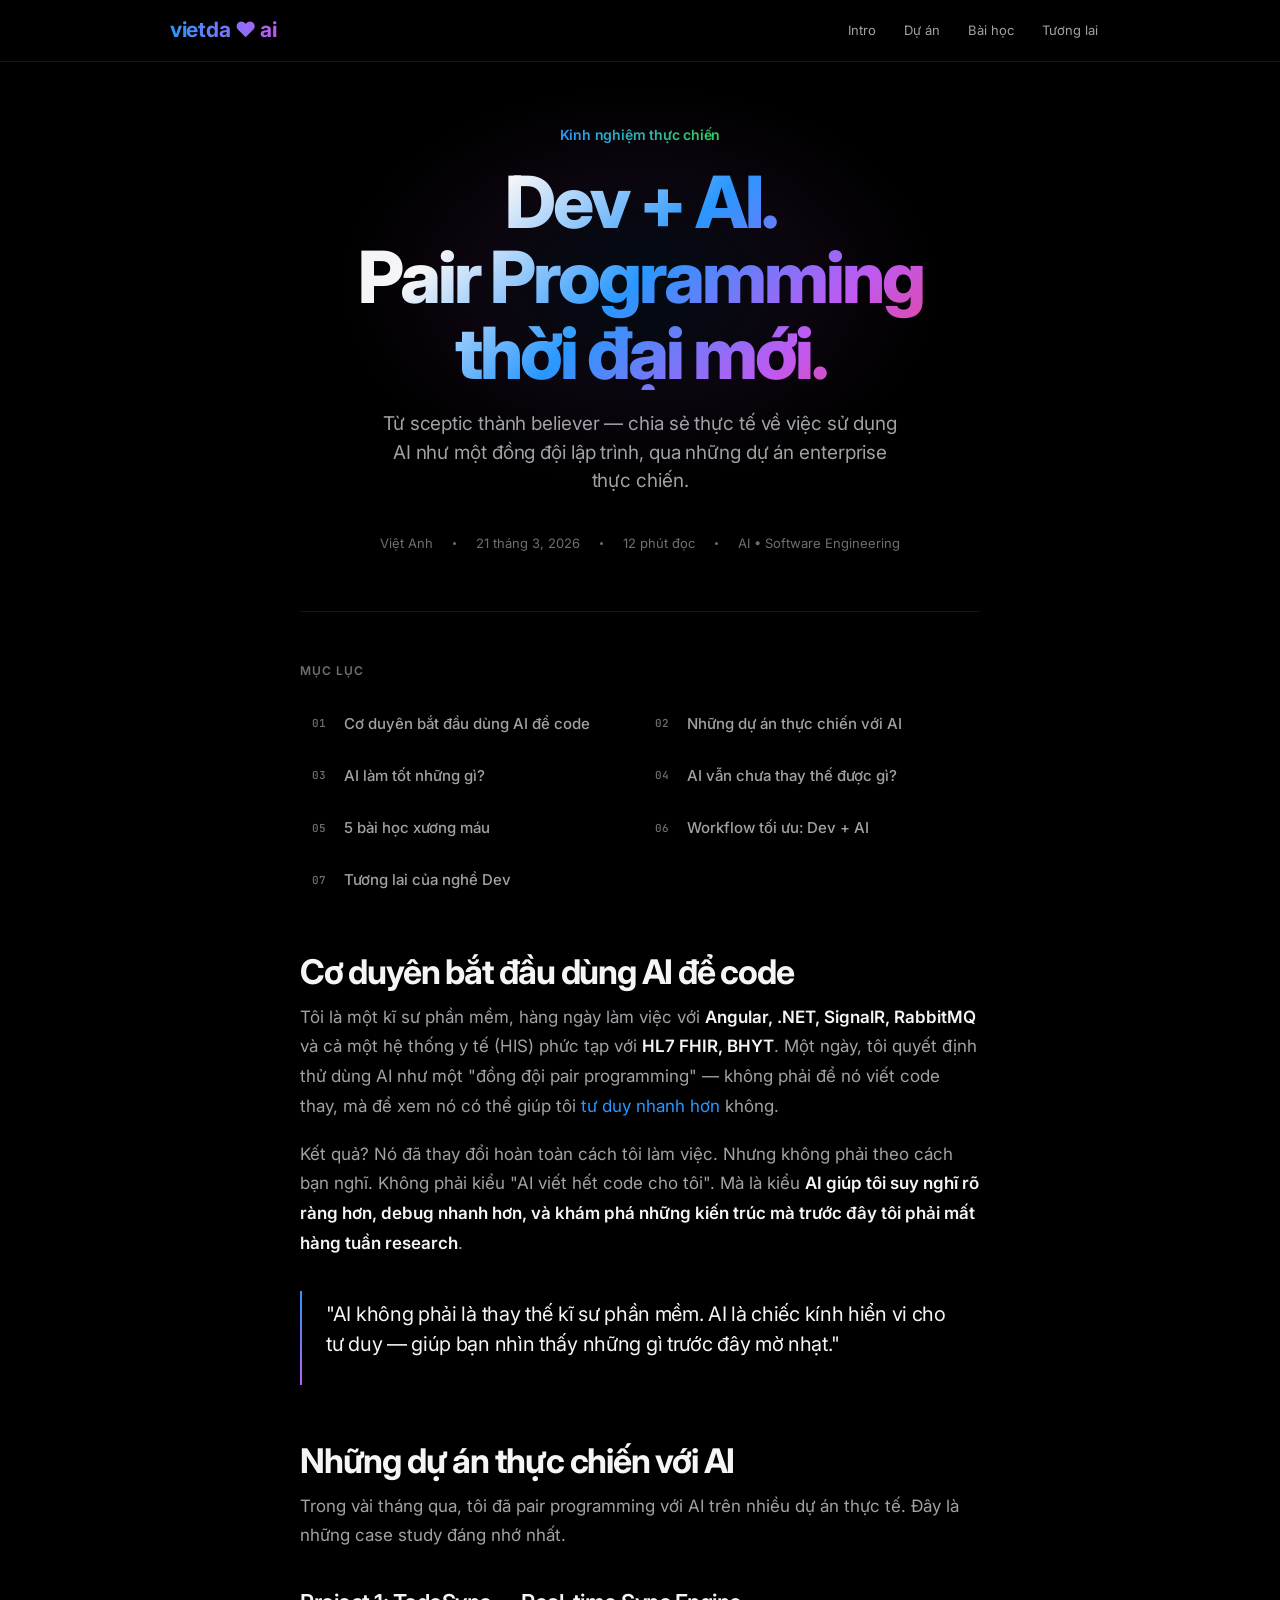
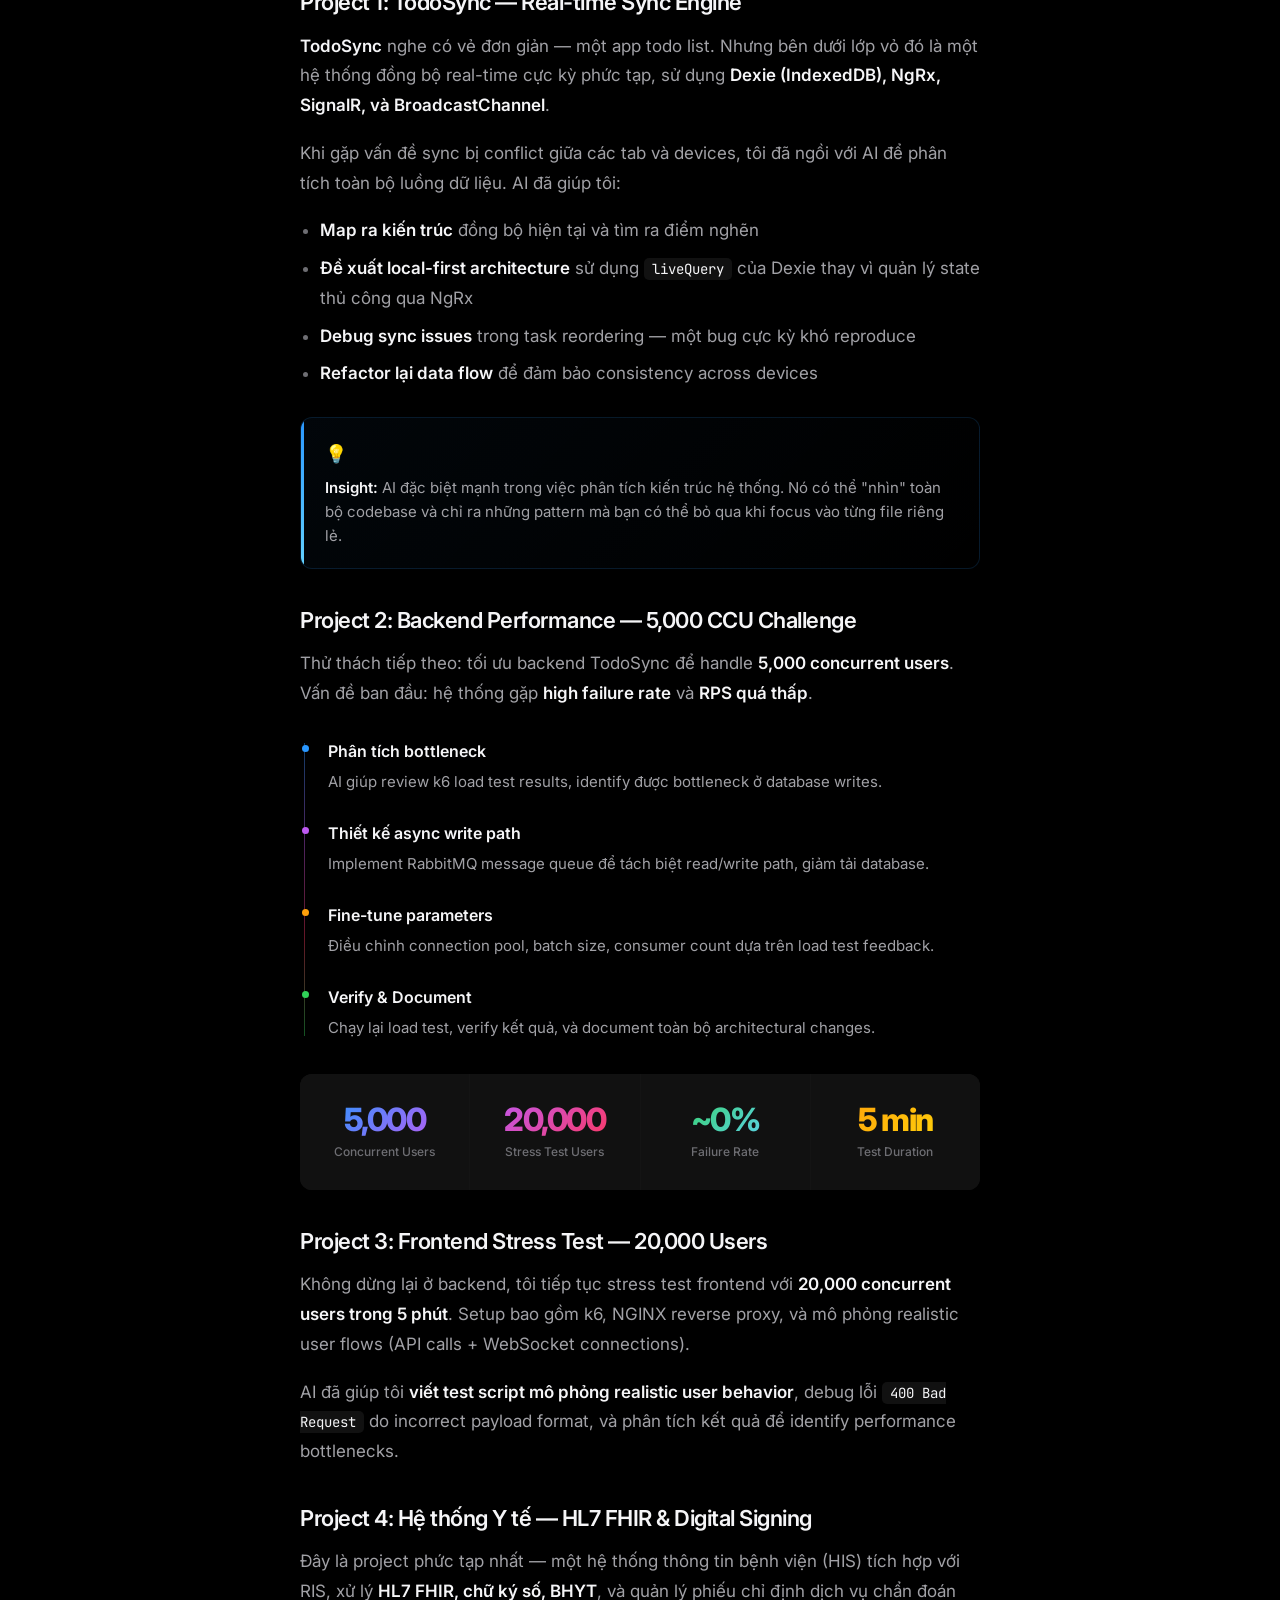
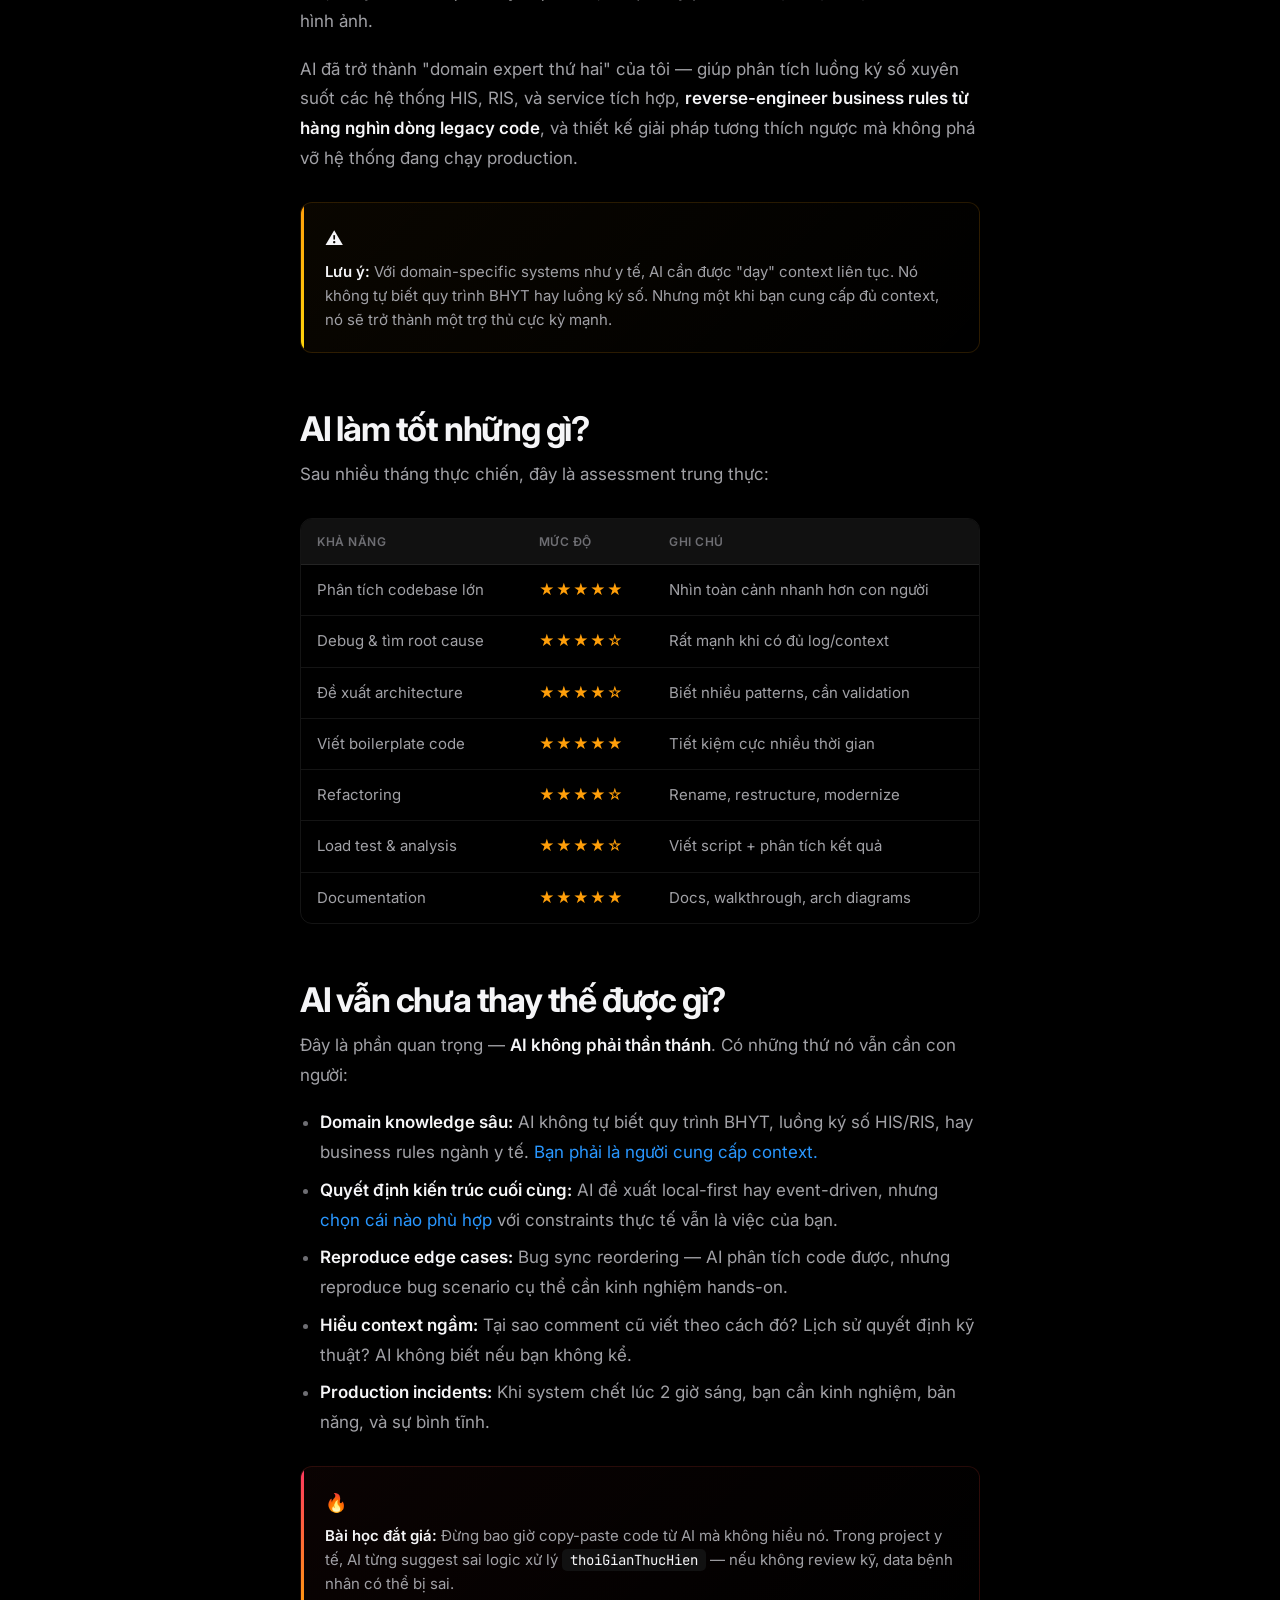
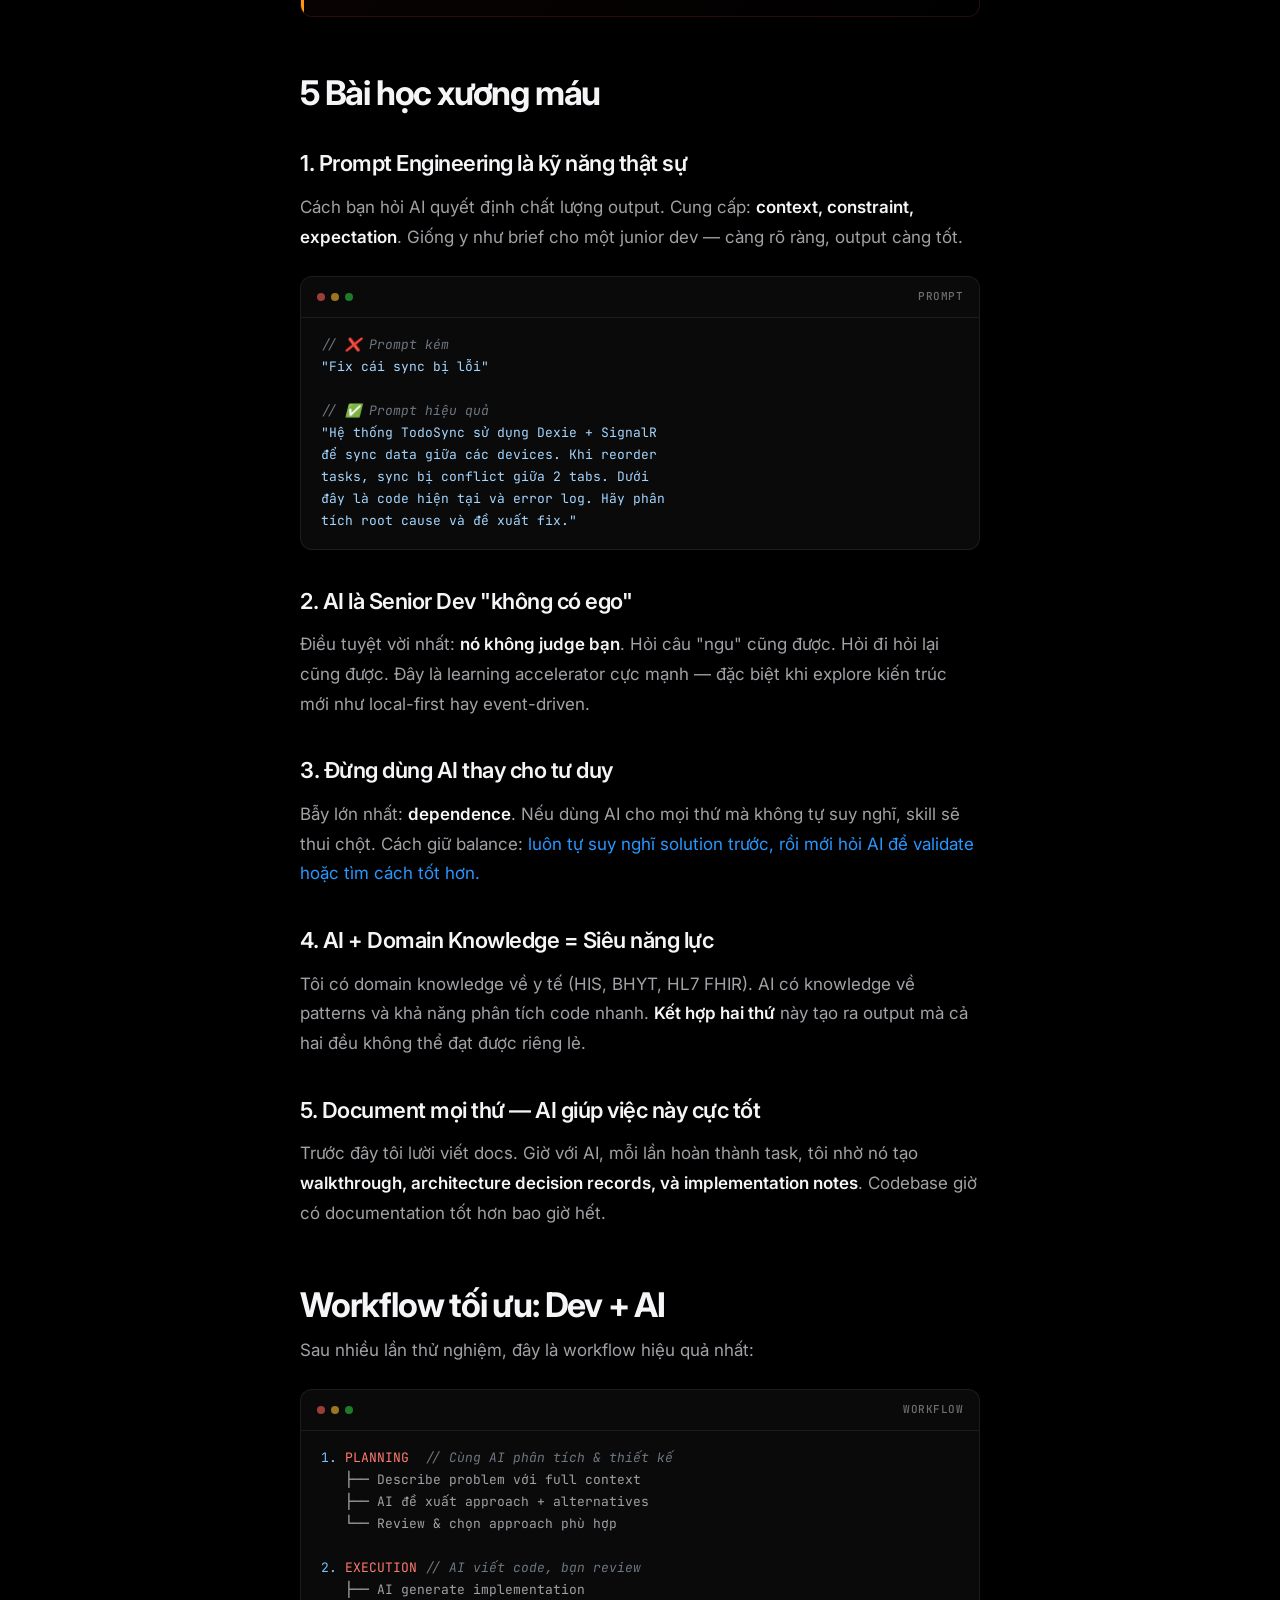
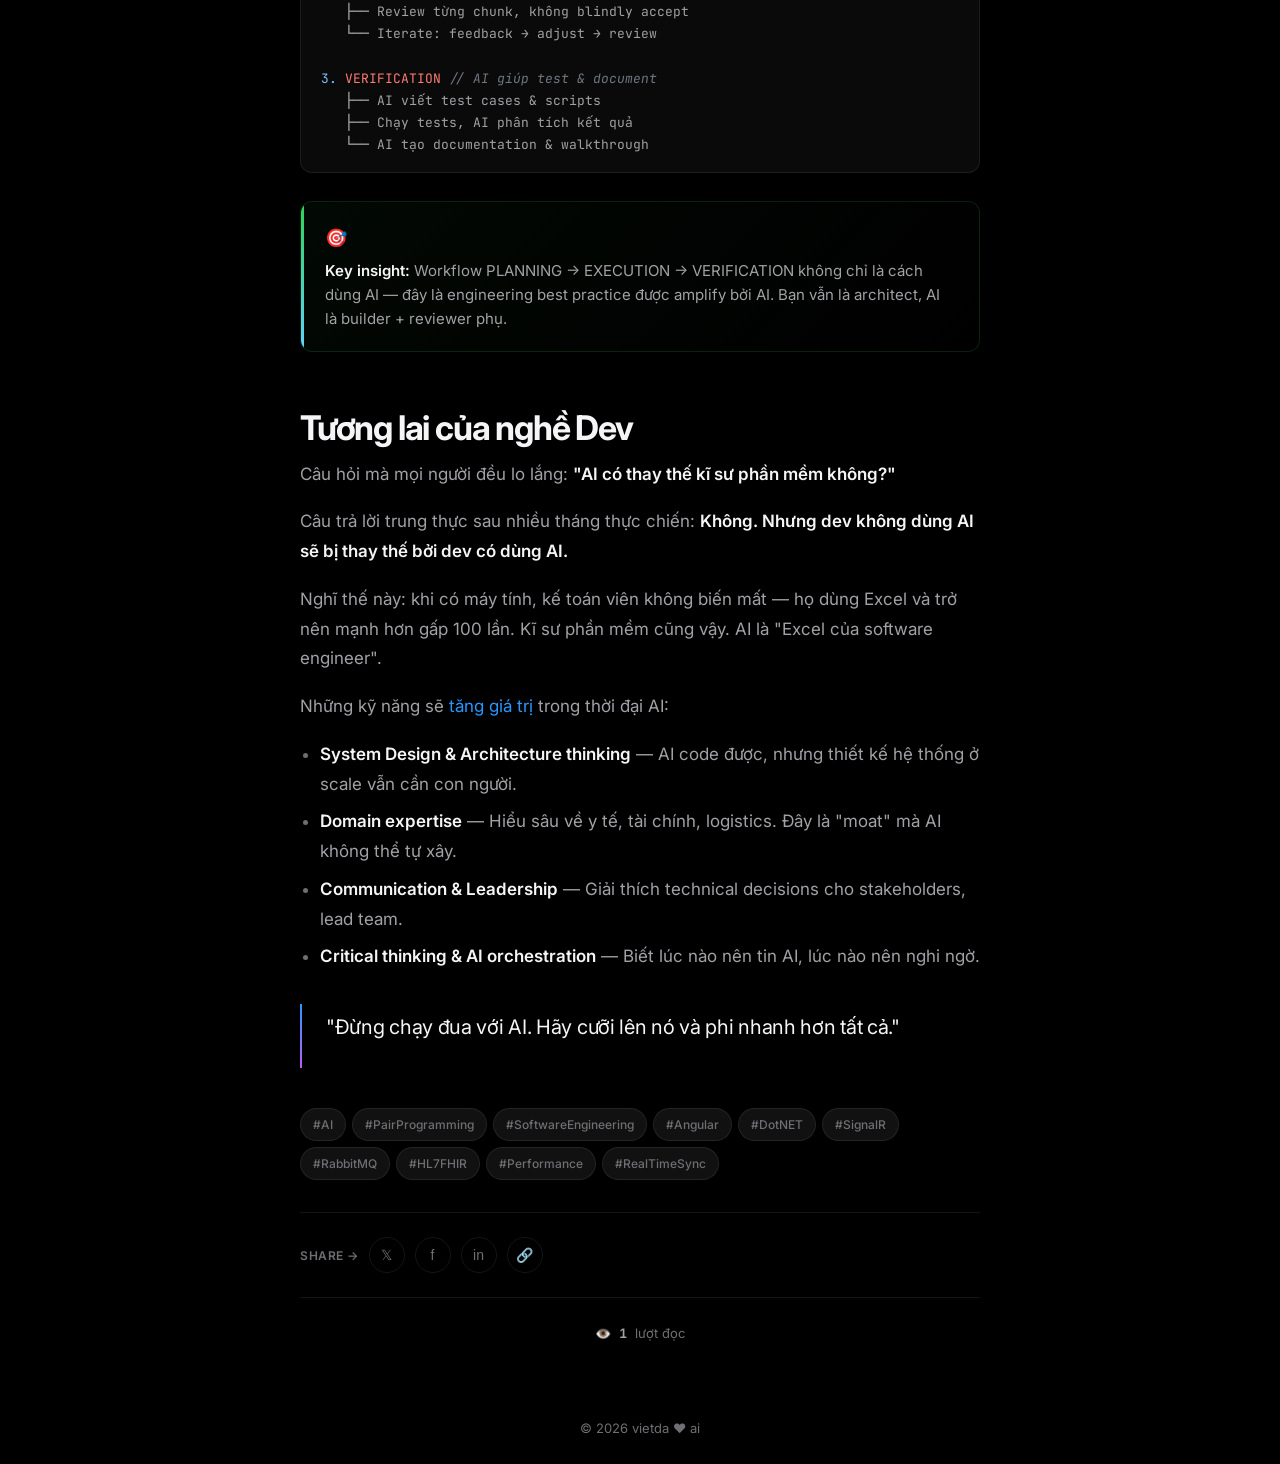
<file: index.html>
<!DOCTYPE html>
<html lang="vi">
<head>
    <meta charset="UTF-8">
    <meta name="viewport" content="width=device-width, initial-scale=1.0">
    <title>Dev + AI: Hành Trình Pair Programming Với Trí Tuệ Nhân Tạo</title>
    <meta name="description" content="Chia sẻ kinh nghiệm thực chiến sử dụng AI như một đồng đội lập trình — từ xây dựng hệ thống real-time sync, tối ưu backend 5000 CCU, đến stress test 20,000 users.">
    <meta name="keywords" content="AI, pair programming, software engineer, software engineering, trí tuệ nhân tạo, lập trình">
    <meta name="author" content="vietda ai">
    <meta property="og:title" content="Dev + AI: Hành Trình Pair Programming Với Trí Tuệ Nhân Tạo">
    <meta property="og:description" content="Chia sẻ kinh nghiệm thực chiến sử dụng AI như một đồng đội lập trình.">
    <meta property="og:type" content="article">
    <link rel="preconnect" href="https://fonts.googleapis.com">
    <link rel="preconnect" href="https://fonts.gstatic.com" crossorigin>
    <link href="https://fonts.googleapis.com/css2?family=Inter:wght@300;400;500;600;700;800;900&family=JetBrains+Mono:wght@400;500&display=swap" rel="stylesheet">
    <style>
        *, *::before, *::after {
            margin: 0;
            padding: 0;
            box-sizing: border-box;
        }

        :root {
            --bg: #000000;
            --bg-elevated: #0a0a0a;
            --bg-card: #111111;
            --bg-card-hover: #161616;
            --bg-code: #0a0a0a;
            --text-primary: #f5f5f7;
            --text-secondary: #a1a1a6;
            --text-tertiary: #6e6e73;
            --accent: #2997ff;
            --accent-hover: #0077ed;
            --green: #30d158;
            --orange: #ff9f0a;
            --red: #ff453a;
            --purple: #bf5af2;
            --border: rgba(255, 255, 255, 0.08);
            --border-hover: rgba(255, 255, 255, 0.15);
            --font-sans: 'Inter', -apple-system, BlinkMacSystemFont, 'SF Pro Display', 'Segoe UI', sans-serif;
            --font-mono: 'JetBrains Mono', 'SF Mono', 'Fira Code', monospace;
        }

        html {
            scroll-behavior: smooth;
            -webkit-font-smoothing: antialiased;
            -moz-osx-font-smoothing: grayscale;
        }

        body {
            font-family: var(--font-sans);
            background: var(--bg);
            color: var(--text-primary);
            line-height: 1.75;
            font-size: 17px;
            overflow-x: clip;
            -webkit-overflow-scrolling: touch;
        }

        html { overflow-x: clip; }

        ::selection {
            background: rgba(41, 151, 255, 0.3);
        }

        ::-webkit-scrollbar { width: 0; }

        /* ========== LAYOUT ========== */
        .container {
            max-width: 720px;
            margin: 0 auto;
            padding: 0 20px;
        }

        .container-wide {
            max-width: 980px;
            margin: 0 auto;
            padding: 0 20px;
        }

        /* ========== NAVIGATION ========== */
        .navbar {
            position: fixed;
            top: 0;
            left: 0;
            right: 0;
            z-index: 100;
            padding: 12px 0;
            background: rgba(0, 0, 0, 0.72);
            backdrop-filter: saturate(180%) blur(20px);
            -webkit-backdrop-filter: saturate(180%) blur(20px);
            border-bottom: 1px solid var(--border);
            transition: all 0.3s cubic-bezier(0.4, 0, 0.2, 1);
        }

        .navbar .container-wide {
            display: flex;
            align-items: center;
            justify-content: space-between;
        }

        .nav-brand {
            font-size: 21px;
            font-weight: 700;
            background: linear-gradient(90deg, #2997ff, #bf5af2);
            -webkit-background-clip: text;
            -webkit-text-fill-color: transparent;
            background-clip: text;
            letter-spacing: -0.3px;
        }

        .nav-links {
            display: flex;
            gap: 4px;
        }

        .nav-links a {
            color: var(--text-secondary);
            text-decoration: none;
            font-size: 13px;
            font-weight: 400;
            padding: 6px 12px;
            border-radius: 20px;
            transition: all 0.25s ease;
        }

        .nav-links a:hover {
            color: var(--text-primary);
        }

        /* ========== READING PROGRESS ========== */
        .reading-progress {
            position: fixed;
            top: 0;
            left: 0;
            height: 2px;
            background: linear-gradient(90deg, #ff375f, #ff9f0a, #ffd60a, #30d158, #2997ff, #bf5af2, #ff375f);
            background-size: 200% 100%;
            animation: progressShimmer 3s linear infinite;
            z-index: 101;
            transition: width 0.1s linear;
        }

        @keyframes progressShimmer {
            0% { background-position: 0% 0; }
            100% { background-position: 200% 0; }
        }

        /* ========== HERO ========== */
        .hero {
            padding: 120px 0 56px;
            text-align: center;
            position: relative;
        }

        .hero::before {
            content: '';
            position: absolute;
            top: 50%;
            left: 50%;
            transform: translate(-50%, -55%);
            width: 600px;
            height: 400px;
            background: radial-gradient(ellipse, rgba(41,151,255,0.08) 0%, rgba(191,90,242,0.06) 40%, transparent 70%);
            pointer-events: none;
            z-index: -1;
        }

        .hero-eyebrow {
            display: inline-block;
            font-size: 14px;
            font-weight: 600;
            background: linear-gradient(90deg, #2997ff, #30d158);
            -webkit-background-clip: text;
            -webkit-text-fill-color: transparent;
            background-clip: text;
            letter-spacing: -0.2px;
            margin-bottom: 16px;
        }

        .hero h1 {
            font-size: clamp(40px, 6vw, 72px);
            font-weight: 800;
            line-height: 1.05;
            letter-spacing: -3px;
            background: linear-gradient(135deg, #f5f5f7 0%, #f5f5f7 25%, #2997ff 50%, #bf5af2 75%, #ff375f 100%);
            -webkit-background-clip: text;
            -webkit-text-fill-color: transparent;
            background-clip: text;
            margin-bottom: 20px;
        }

        .hero-subtitle {
            font-size: 19px;
            color: var(--text-secondary);
            max-width: 520px;
            margin: 0 auto 36px;
            line-height: 1.5;
            font-weight: 400;
            letter-spacing: -0.1px;
        }

        .hero-meta {
            display: flex;
            align-items: center;
            justify-content: center;
            flex-wrap: wrap;
            gap: 8px 20px;
            font-size: 13px;
            color: var(--text-tertiary);
            font-weight: 400;
        }

        .hero-meta span:not(.sep) {
            white-space: nowrap;
        }

        .hero-meta .sep {
            width: 3px;
            height: 3px;
            background: var(--text-tertiary);
            border-radius: 50%;
        }

        /* ========== DIVIDER ========== */
        .divider {
            height: 1px;
            background: var(--border);
            margin: 0 auto;
        }

        /* ========== TABLE OF CONTENTS ========== */
        .toc {
            padding: 48px 0;
        }

        .toc-label {
            font-size: 12px;
            font-weight: 600;
            text-transform: uppercase;
            letter-spacing: 1px;
            color: var(--text-tertiary);
            margin-bottom: 20px;
        }

        .toc ol {
            list-style: none;
            counter-reset: toc;
            display: grid;
            grid-template-columns: repeat(auto-fit, minmax(280px, 1fr));
            gap: 6px;
        }

        .toc ol li {
            counter-increment: toc;
        }

        .toc ol li a {
            color: var(--text-secondary);
            text-decoration: none;
            font-size: 15px;
            font-weight: 500;
            display: flex;
            align-items: center;
            gap: 12px;
            padding: 10px 12px;
            border-radius: 10px;
            transition: all 0.2s ease;
        }

        .toc ol li a::before {
            content: counter(toc, decimal-leading-zero);
            font-family: var(--font-mono);
            font-size: 11px;
            color: var(--text-tertiary);
            min-width: 20px;
        }

        .toc ol li a:hover {
            color: var(--text-primary);
            background: var(--bg-card);
        }

        /* ========== ARTICLE ========== */
        .article {
            padding-bottom: 40px;
        }

        .article h2 {
            font-size: 34px;
            font-weight: 700;
            letter-spacing: -1.2px;
            color: var(--text-primary);
            margin: 56px 0 12px;
            line-height: 1.15;
        }

        .article h2:first-of-type {
            margin-top: 0;
        }

        .article h3 {
            font-size: 22px;
            font-weight: 600;
            letter-spacing: -0.5px;
            margin: 32px 0 10px;
            color: var(--text-primary);
        }

        .article p {
            margin-bottom: 18px;
            color: var(--text-secondary);
            font-weight: 400;
        }

        .article strong {
            color: var(--text-primary);
            font-weight: 600;
        }

        .article em {
            color: var(--accent);
            font-style: normal;
        }

        .article a {
            color: var(--accent);
            text-decoration: none;
            transition: color 0.2s;
        }

        .article a:hover {
            color: var(--accent-hover);
        }

        .article ul, .article ol {
            margin: 12px 0 24px;
            padding-left: 20px;
        }

        .article li {
            margin-bottom: 8px;
            color: var(--text-secondary);
        }

        .article li::marker {
            color: var(--text-tertiary);
        }

        /* ========== BLOCKQUOTE ========== */
        blockquote {
            border-left: 2px solid transparent;
            border-image: linear-gradient(to bottom, #2997ff, #bf5af2) 1;
            padding: 8px 24px;
            margin: 32px 0;
        }

        blockquote p {
            color: var(--text-primary) !important;
            font-size: 20px !important;
            font-weight: 500;
            line-height: 1.5;
            letter-spacing: -0.3px;
        }

        /* ========== INLINE CODE ========== */
        code {
            font-family: var(--font-mono);
            font-size: 14px;
            background: var(--bg-card);
            padding: 2px 8px;
            border-radius: 5px;
            color: var(--text-primary);
        }

        /* ========== CODE BLOCKS ========== */
        .code-block {
            background: var(--bg-code);
            border: 1px solid var(--border);
            border-radius: 12px;
            margin: 24px 0;
            overflow: hidden;
        }

        .code-header {
            display: flex;
            align-items: center;
            justify-content: space-between;
            padding: 10px 16px;
            border-bottom: 1px solid var(--border);
        }

        .code-lang {
            font-family: var(--font-mono);
            font-size: 11px;
            font-weight: 500;
            color: var(--text-tertiary);
            text-transform: uppercase;
            letter-spacing: 0.5px;
        }

        .code-dots {
            display: flex;
            gap: 6px;
        }

        .code-dots span {
            width: 8px;
            height: 8px;
            border-radius: 50%;
            opacity: 0.6;
        }

        .code-dots span:nth-child(1) { background: #ff5f57; }
        .code-dots span:nth-child(2) { background: #febc2e; }
        .code-dots span:nth-child(3) { background: #28c840; }

        .code-block pre {
            padding: 16px 20px;
            overflow-x: auto;
            font-family: var(--font-mono);
            font-size: 13px;
            line-height: 1.7;
            color: var(--text-secondary);
        }

        .code-block .kw { color: #ff7b72; }
        .code-block .st { color: #a5d6ff; }
        .code-block .cm { color: #6e7681; font-style: italic; }
        .code-block .fn { color: #d2a8ff; }
        .code-block .nr { color: #79c0ff; }

        /* ========== CALLOUTS ========== */
        .callout {
            border-radius: 12px;
            padding: 20px 24px;
            margin: 28px 0;
            border: 1px solid var(--border);
            background: var(--bg-card);
            position: relative;
            overflow: hidden;
        }

        .callout::before {
            content: '';
            position: absolute;
            left: 0;
            top: 0;
            bottom: 0;
            width: 3px;
        }

        .callout-icon {
            font-size: 18px;
            margin-bottom: 6px;
            display: block;
        }

        .callout p {
            font-size: 15px !important;
            margin-bottom: 0 !important;
            line-height: 1.6;
        }

        .callout.blue { border-color: rgba(41, 151, 255, 0.15); background: linear-gradient(135deg, rgba(41,151,255,0.04), transparent); }
        .callout.blue::before { background: linear-gradient(to bottom, #2997ff, #64d2ff); }
        .callout.yellow { border-color: rgba(255, 159, 10, 0.15); background: linear-gradient(135deg, rgba(255,159,10,0.04), transparent); }
        .callout.yellow::before { background: linear-gradient(to bottom, #ff9f0a, #ffd60a); }
        .callout.green { border-color: rgba(48, 209, 88, 0.15); background: linear-gradient(135deg, rgba(48,209,88,0.04), transparent); }
        .callout.green::before { background: linear-gradient(to bottom, #30d158, #64d2ff); }
        .callout.red { border-color: rgba(255, 69, 58, 0.15); background: linear-gradient(135deg, rgba(255,69,58,0.04), transparent); }
        .callout.red::before { background: linear-gradient(to bottom, #ff375f, #ff9f0a); }

        /* ========== STATS ========== */
        .stats {
            display: grid;
            grid-template-columns: repeat(4, 1fr);
            gap: 1px;
            background: var(--border);
            border-radius: 12px;
            overflow: hidden;
            margin: 32px 0;
        }

        .stat {
            background: var(--bg-card);
            padding: 28px 20px;
            text-align: center;
        }

        .stat-num {
            font-size: 32px;
            font-weight: 800;
            letter-spacing: -1.5px;
            background: linear-gradient(135deg, #2997ff, #bf5af2);
            -webkit-background-clip: text;
            -webkit-text-fill-color: transparent;
            background-clip: text;
            line-height: 1.1;
        }

        .stat:nth-child(2) .stat-num {
            background: linear-gradient(135deg, #bf5af2, #ff375f);
            -webkit-background-clip: text;
            background-clip: text;
        }

        .stat:nth-child(3) .stat-num {
            background: linear-gradient(135deg, #30d158, #64d2ff);
            -webkit-background-clip: text;
            background-clip: text;
        }

        .stat:nth-child(4) .stat-num {
            background: linear-gradient(135deg, #ff9f0a, #ffd60a);
            -webkit-background-clip: text;
            background-clip: text;
        }

        .stat-desc {
            font-size: 12px;
            color: var(--text-tertiary);
            margin-top: 4px;
            font-weight: 500;
        }

        /* ========== TIMELINE ========== */
        .timeline {
            position: relative;
            padding-left: 28px;
            margin: 28px 0;
        }

        .timeline::before {
            content: '';
            position: absolute;
            left: 4px;
            top: 6px;
            bottom: 6px;
            width: 1px;
            background: linear-gradient(to bottom, #2997ff, #bf5af2, #ff375f, #30d158);
            opacity: 0.4;
        }

        .tl-item {
            position: relative;
            margin-bottom: 24px;
        }

        .tl-item::before {
            content: '';
            position: absolute;
            left: -26px;
            top: 8px;
            width: 7px;
            height: 7px;
            border-radius: 50%;
            background: var(--text-tertiary);
        }

        .tl-item:nth-child(1)::before { background: var(--accent); }
        .tl-item:nth-child(2)::before { background: var(--purple); }
        .tl-item:nth-child(3)::before { background: var(--orange); }
        .tl-item:nth-child(4)::before { background: var(--green); }

        .tl-title {
            font-size: 16px;
            font-weight: 600;
            color: var(--text-primary);
            margin-bottom: 4px;
        }

        .tl-desc {
            font-size: 15px;
            color: var(--text-secondary);
        }

        /* ========== TABLE ========== */
        .table-wrap {
            border: 1px solid var(--border);
            border-radius: 12px;
            overflow-x: auto;
            -webkit-overflow-scrolling: touch;
            margin: 28px 0;
        }

        table {
            width: 100%;
            border-collapse: collapse;
            font-size: 15px;
        }

        th {
            background: var(--bg-card);
            color: var(--text-tertiary);
            font-weight: 600;
            text-align: left;
            padding: 12px 16px;
            font-size: 12px;
            text-transform: uppercase;
            letter-spacing: 0.5px;
        }

        td {
            padding: 12px 16px;
            border-top: 1px solid var(--border);
            color: var(--text-secondary);
        }

        tr:hover td {
            background: rgba(255,255,255,0.02);
        }

        .stars { color: var(--orange); letter-spacing: 1px; }

        /* ========== TAGS ========== */
        .tags {
            display: flex;
            flex-wrap: wrap;
            gap: 6px;
            margin: 40px 0 32px;
        }

        .tag {
            padding: 5px 12px;
            background: var(--bg-card);
            border: 1px solid var(--border);
            border-radius: 100px;
            font-size: 12px;
            font-weight: 500;
            color: var(--text-tertiary);
            transition: all 0.3s ease;
        }

        .tag:hover {
            color: var(--text-primary);
            border-color: rgba(41, 151, 255, 0.4);
            background: rgba(41, 151, 255, 0.08);
        }

        /* ========== SHARE ========== */
        .share {
            display: flex;
            align-items: center;
            gap: 10px;
            padding: 24px 0;
            border-top: 1px solid var(--border);
            border-bottom: 1px solid var(--border);
        }

        .share-label {
            font-size: 12px;
            font-weight: 600;
            color: var(--text-tertiary);
            text-transform: uppercase;
            letter-spacing: 0.5px;
        }

        .share-btn {
            width: 36px;
            height: 36px;
            border-radius: 50%;
            display: flex;
            align-items: center;
            justify-content: center;
            background: transparent;
            border: 1px solid var(--border);
            color: var(--text-tertiary);
            font-size: 14px;
            cursor: pointer;
            transition: all 0.2s ease;
        }

        .share-btn:hover {
            border-color: var(--border-hover);
            color: var(--text-primary);
        }

        /* ========== FOOTER ========== */
        .footer {
            padding: 24px 0;
            text-align: center;
        }

        .footer p {
            color: var(--text-tertiary);
            font-size: 13px;
        }

        /* ========== VIEW COUNTER ========== */
        .view-counter {
            display: flex;
            align-items: center;
            justify-content: center;
            gap: 8px;
            padding: 24px 0 8px;
            font-size: 13px;
            color: var(--text-tertiary);
        }
        .view-count {
            font-weight: 600;
            color: var(--text-secondary);
            font-variant-numeric: tabular-nums;
        }

        /* ========== FADE IN ========== */
        .fi {
            opacity: 0;
            transform: translateY(16px);
            transition: all 0.7s cubic-bezier(0.25, 1, 0.5, 1);
        }

        .fi.v {
            opacity: 1;
            transform: translateY(0);
        }

        /* ========== RESPONSIVE ========== */
        @media (max-width: 768px) {
            .hero { padding: 100px 0 48px; }
            .hero h1 { letter-spacing: -1px; font-size: 32px; }
            .hero-subtitle { font-size: 16px; }
            .hero-meta { gap: 6px 16px; font-size: 12px; }
            .hero-meta .sep { display: none; }
            .stats { grid-template-columns: repeat(2, 1fr); }
            .nav-links { display: none; }
            .toc ol { grid-template-columns: 1fr; }
            .callout { padding: 16px; }
            .code-block pre { padding: 12px 14px; font-size: 12px; }
            blockquote { margin-left: 0; padding-left: 16px; }
            blockquote p { font-size: 17px !important; }
        }

        @media (max-width: 480px) {
            body { font-size: 15px; }
            .container, .container-wide { padding: 0 16px; }
            .article h2 { font-size: 24px; margin-top: 40px; }
            .stat-num { font-size: 24px; }
            .hero { padding: 90px 0 40px; }
            .hero h1 { font-size: 36px; letter-spacing: -1.5px; }
            .stats { gap: 1px; }
            .stat { padding: 20px 12px; }
            table { font-size: 13px; }
            th, td { padding: 8px 10px; }
        }
    </style>
</head>
<body>

<div class="reading-progress" id="readingProgress"></div>

<nav class="navbar" id="navbar">
    <div class="container-wide">
        <div class="nav-brand">vietda <span style="color:#e53e3e">❤</span> ai</div>
        <div class="nav-links">
            <a href="#intro">Intro</a>
            <a href="#projects">Dự án</a>
            <a href="#lessons">Bài học</a>
            <a href="#future">Tương lai</a>
        </div>
    </div>
</nav>

<header class="hero">
    <div class="container">
        <span class="hero-eyebrow">Kinh nghiệm thực chiến</span>
        <h1>Dev + AI.<br>Pair Programming<br>thời đại mới.</h1>
        <p class="hero-subtitle">
            Từ sceptic thành believer — chia sẻ thực tế về việc sử dụng AI 
            như một đồng đội lập trình, qua những dự án enterprise thực chiến.
        </p>
        <div class="hero-meta">
            <span>Việt Anh</span>
            <span class="sep"></span>
            <span>21 tháng 3, 2026</span>
            <span class="sep"></span>
            <span>12 phút đọc</span>
            <span class="sep"></span>
            <span>AI &bull; Software Engineering</span>
        </div>
    </div>
</header>

<div class="container">
    <div class="divider"></div>
</div>

<main class="container">

    <div class="toc fi">
        <div class="toc-label">Mục lục</div>
        <ol>
            <li><a href="#intro">Cơ duyên bắt đầu dùng AI để code</a></li>
            <li><a href="#projects">Những dự án thực chiến với AI</a></li>
            <li><a href="#ai-good">AI làm tốt những gì?</a></li>
            <li><a href="#ai-bad">AI vẫn chưa thay thế được gì?</a></li>
            <li><a href="#lessons">5 bài học xương máu</a></li>
            <li><a href="#workflow">Workflow tối ưu: Dev + AI</a></li>
            <li><a href="#future">Tương lai của nghề Dev</a></li>
        </ol>
    </div>

    <article class="article">

        <h2 id="intro">Cơ duyên bắt đầu dùng AI để code</h2>
        <div class="fi">
            <p>
                Tôi là một kĩ sư phần mềm, hàng ngày làm việc với <strong>Angular, .NET, SignalR, RabbitMQ</strong> và cả một hệ thống y tế (HIS) phức tạp với <strong>HL7 FHIR, BHYT</strong>. Một ngày, tôi quyết định thử dùng AI như một "đồng đội pair programming" — không phải để nó viết code thay, mà để xem nó có thể giúp tôi <em>tư duy nhanh hơn</em> không.
            </p>
            <p>
                Kết quả? Nó đã thay đổi hoàn toàn cách tôi làm việc. Nhưng không phải theo cách bạn nghĩ. Không phải kiểu "AI viết hết code cho tôi". Mà là kiểu <strong>AI giúp tôi suy nghĩ rõ ràng hơn, debug nhanh hơn, và khám phá những kiến trúc mà trước đây tôi phải mất hàng tuần research</strong>.
            </p>
            <blockquote>
                <p>"AI không phải là thay thế kĩ sư phần mềm. AI là chiếc kính hiển vi cho tư duy — giúp bạn nhìn thấy những gì trước đây mờ nhạt."</p>
            </blockquote>
        </div>

        <h2 id="projects">Những dự án thực chiến với AI</h2>

        <div class="fi">
            <p>Trong vài tháng qua, tôi đã pair programming với AI trên nhiều dự án thực tế. Đây là những case study đáng nhớ nhất.</p>

            <h3>Project 1: TodoSync — Real-time Sync Engine</h3>
            <p>
                <strong>TodoSync</strong> nghe có vẻ đơn giản — một app todo list. Nhưng bên dưới lớp vỏ đó là một hệ thống đồng bộ real-time cực kỳ phức tạp, sử dụng <strong>Dexie (IndexedDB), NgRx, SignalR, và BroadcastChannel</strong>.
            </p>
            <p>
                Khi gặp vấn đề sync bị conflict giữa các tab và devices, tôi đã ngồi với AI để phân tích toàn bộ luồng dữ liệu. AI đã giúp tôi:
            </p>
            <ul>
                <li><strong>Map ra kiến trúc</strong> đồng bộ hiện tại và tìm ra điểm nghẽn</li>
                <li><strong>Đề xuất local-first architecture</strong> sử dụng <code>liveQuery</code> của Dexie thay vì quản lý state thủ công qua NgRx</li>
                <li><strong>Debug sync issues</strong> trong task reordering — một bug cực kỳ khó reproduce</li>
                <li><strong>Refactor lại data flow</strong> để đảm bảo consistency across devices</li>
            </ul>
        </div>

        <div class="callout blue fi">
            <span class="callout-icon">💡</span>
            <p><strong>Insight:</strong> AI đặc biệt mạnh trong việc phân tích kiến trúc hệ thống. Nó có thể "nhìn" toàn bộ codebase và chỉ ra những pattern mà bạn có thể bỏ qua khi focus vào từng file riêng lẻ.</p>
        </div>

        <div class="fi">
            <h3>Project 2: Backend Performance — 5,000 CCU Challenge</h3>
            <p>
                Thử thách tiếp theo: tối ưu backend TodoSync để handle <strong>5,000 concurrent users</strong>. Vấn đề ban đầu: hệ thống gặp <strong>high failure rate</strong> và <strong>RPS quá thấp</strong>.
            </p>

            <div class="timeline">
                <div class="tl-item">
                    <div class="tl-title">Phân tích bottleneck</div>
                    <div class="tl-desc">AI giúp review k6 load test results, identify được bottleneck ở database writes.</div>
                </div>
                <div class="tl-item">
                    <div class="tl-title">Thiết kế async write path</div>
                    <div class="tl-desc">Implement RabbitMQ message queue để tách biệt read/write path, giảm tải database.</div>
                </div>
                <div class="tl-item">
                    <div class="tl-title">Fine-tune parameters</div>
                    <div class="tl-desc">Điều chỉnh connection pool, batch size, consumer count dựa trên load test feedback.</div>
                </div>
                <div class="tl-item">
                    <div class="tl-title">Verify & Document</div>
                    <div class="tl-desc">Chạy lại load test, verify kết quả, và document toàn bộ architectural changes.</div>
                </div>
            </div>
        </div>

        <div class="stats fi">
            <div class="stat">
                <div class="stat-num">5,000</div>
                <div class="stat-desc">Concurrent Users</div>
            </div>
            <div class="stat">
                <div class="stat-num">20,000</div>
                <div class="stat-desc">Stress Test Users</div>
            </div>
            <div class="stat">
                <div class="stat-num">~0%</div>
                <div class="stat-desc">Failure Rate</div>
            </div>
            <div class="stat">
                <div class="stat-num">5 min</div>
                <div class="stat-desc">Test Duration</div>
            </div>
        </div>

        <div class="fi">
            <h3>Project 3: Frontend Stress Test — 20,000 Users</h3>
            <p>
                Không dừng lại ở backend, tôi tiếp tục stress test frontend với <strong>20,000 concurrent users trong 5 phút</strong>. Setup bao gồm k6, NGINX reverse proxy, và mô phỏng realistic user flows (API calls + WebSocket connections).
            </p>
            <p>
                AI đã giúp tôi <strong>viết test script mô phỏng realistic user behavior</strong>, debug lỗi <code>400 Bad Request</code> do incorrect payload format, và phân tích kết quả để identify performance bottlenecks.
            </p>

            <h3>Project 4: Hệ thống Y tế — HL7 FHIR & Digital Signing</h3>
            <p>
                Đây là project phức tạp nhất — một hệ thống thông tin bệnh viện (HIS) tích hợp với RIS, xử lý <strong>HL7 FHIR, chữ ký số, BHYT</strong>, và quản lý phiếu chỉ định dịch vụ chẩn đoán hình ảnh.
            </p>
            <p>
                AI đã trở thành "domain expert thứ hai" của tôi — giúp phân tích luồng ký số xuyên suốt các hệ thống HIS, RIS, và service tích hợp, <strong>reverse-engineer business rules từ hàng nghìn dòng legacy code</strong>, và thiết kế giải pháp tương thích ngược mà không phá vỡ hệ thống đang chạy production.
            </p>
        </div>

        <div class="callout yellow fi">
            <span class="callout-icon">⚠️</span>
            <p><strong>Lưu ý:</strong> Với domain-specific systems như y tế, AI cần được "dạy" context liên tục. Nó không tự biết quy trình BHYT hay luồng ký số. Nhưng một khi bạn cung cấp đủ context, nó sẽ trở thành một trợ thủ cực kỳ mạnh.</p>
        </div>

        <h2 id="ai-good">AI làm tốt những gì?</h2>
        <div class="fi">
            <p>Sau nhiều tháng thực chiến, đây là assessment trung thực:</p>
            <div class="table-wrap">
                <table>
                    <thead>
                        <tr>
                            <th>Khả năng</th>
                            <th>Mức độ</th>
                            <th>Ghi chú</th>
                        </tr>
                    </thead>
                    <tbody>
                        <tr><td>Phân tích codebase lớn</td><td><span class="stars">★★★★★</span></td><td>Nhìn toàn cảnh nhanh hơn con người</td></tr>
                        <tr><td>Debug & tìm root cause</td><td><span class="stars">★★★★☆</span></td><td>Rất mạnh khi có đủ log/context</td></tr>
                        <tr><td>Đề xuất architecture</td><td><span class="stars">★★★★☆</span></td><td>Biết nhiều patterns, cần validation</td></tr>
                        <tr><td>Viết boilerplate code</td><td><span class="stars">★★★★★</span></td><td>Tiết kiệm cực nhiều thời gian</td></tr>
                        <tr><td>Refactoring</td><td><span class="stars">★★★★☆</span></td><td>Rename, restructure, modernize</td></tr>
                        <tr><td>Load test & analysis</td><td><span class="stars">★★★★☆</span></td><td>Viết script + phân tích kết quả</td></tr>
                        <tr><td>Documentation</td><td><span class="stars">★★★★★</span></td><td>Docs, walkthrough, arch diagrams</td></tr>
                    </tbody>
                </table>
            </div>
        </div>

        <h2 id="ai-bad">AI vẫn chưa thay thế được gì?</h2>
        <div class="fi">
            <p>Đây là phần quan trọng — <strong>AI không phải thần thánh</strong>. Có những thứ nó vẫn cần con người:</p>
            <ul>
                <li><strong>Domain knowledge sâu:</strong> AI không tự biết quy trình BHYT, luồng ký số HIS/RIS, hay business rules ngành y tế. <em>Bạn phải là người cung cấp context.</em></li>
                <li><strong>Quyết định kiến trúc cuối cùng:</strong> AI đề xuất local-first hay event-driven, nhưng <em>chọn cái nào phù hợp</em> với constraints thực tế vẫn là việc của bạn.</li>
                <li><strong>Reproduce edge cases:</strong> Bug sync reordering — AI phân tích code được, nhưng reproduce bug scenario cụ thể cần kinh nghiệm hands-on.</li>
                <li><strong>Hiểu context ngầm:</strong> Tại sao comment cũ viết theo cách đó? Lịch sử quyết định kỹ thuật? AI không biết nếu bạn không kể.</li>
                <li><strong>Production incidents:</strong> Khi system chết lúc 2 giờ sáng, bạn cần kinh nghiệm, bản năng, và sự bình tĩnh.</li>
            </ul>
        </div>

        <div class="callout red fi">
            <span class="callout-icon">🔥</span>
            <p><strong>Bài học đắt giá:</strong> Đừng bao giờ copy-paste code từ AI mà không hiểu nó. Trong project y tế, AI từng suggest sai logic xử lý <code>thoiGianThucHien</code> — nếu không review kỹ, data bệnh nhân có thể bị sai.</p>
        </div>

        <h2 id="lessons">5 Bài học xương máu</h2>
        <div class="fi">
            <h3>1. Prompt Engineering là kỹ năng thật sự</h3>
            <p>
                Cách bạn hỏi AI quyết định chất lượng output. Cung cấp: <strong>context, constraint, expectation</strong>. Giống y như brief cho một junior dev — càng rõ ràng, output càng tốt.
            </p>

            <div class="code-block">
                <div class="code-header">
                    <div class="code-dots"><span></span><span></span><span></span></div>
                    <div class="code-lang">Prompt</div>
                </div>
                <pre><span class="cm">// ❌ Prompt kém</span>
<span class="st">"Fix cái sync bị lỗi"</span>

<span class="cm">// ✅ Prompt hiệu quả</span>
<span class="st">"Hệ thống TodoSync sử dụng Dexie + SignalR 
để sync data giữa các devices. Khi reorder 
tasks, sync bị conflict giữa 2 tabs. Dưới 
đây là code hiện tại và error log. Hãy phân 
tích root cause và đề xuất fix."</span></pre>
            </div>

            <h3>2. AI là Senior Dev "không có ego"</h3>
            <p>
                Điều tuyệt vời nhất: <strong>nó không judge bạn</strong>. Hỏi câu "ngu" cũng được. Hỏi đi hỏi lại cũng được. Đây là learning accelerator cực mạnh — đặc biệt khi explore kiến trúc mới như local-first hay event-driven.
            </p>

            <h3>3. Đừng dùng AI thay cho tư duy</h3>
            <p>
                Bẫy lớn nhất: <strong>dependence</strong>. Nếu dùng AI cho mọi thứ mà không tự suy nghĩ, skill sẽ thui chột. Cách giữ balance: <em>luôn tự suy nghĩ solution trước, rồi mới hỏi AI để validate hoặc tìm cách tốt hơn.</em>
            </p>

            <h3>4. AI + Domain Knowledge = Siêu năng lực</h3>
            <p>
                Tôi có domain knowledge về y tế (HIS, BHYT, HL7 FHIR). AI có knowledge về patterns và khả năng phân tích code nhanh. <strong>Kết hợp hai thứ</strong> này tạo ra output mà cả hai đều không thể đạt được riêng lẻ.
            </p>

            <h3>5. Document mọi thứ — AI giúp việc này cực tốt</h3>
            <p>
                Trước đây tôi lười viết docs. Giờ với AI, mỗi lần hoàn thành task, tôi nhờ nó tạo <strong>walkthrough, architecture decision records, và implementation notes</strong>. Codebase giờ có documentation tốt hơn bao giờ hết.
            </p>
        </div>

        <h2 id="workflow">Workflow tối ưu: Dev + AI</h2>
        <div class="fi">
            <p>Sau nhiều lần thử nghiệm, đây là workflow hiệu quả nhất:</p>
            <div class="code-block">
                <div class="code-header">
                    <div class="code-dots"><span></span><span></span><span></span></div>
                    <div class="code-lang">Workflow</div>
                </div>
                <pre><span class="nr">1.</span> <span class="kw">PLANNING</span>  <span class="cm">// Cùng AI phân tích & thiết kế</span>
   ├── Describe problem với full context
   ├── AI đề xuất approach + alternatives
   └── Review & chọn approach phù hợp

<span class="nr">2.</span> <span class="kw">EXECUTION</span> <span class="cm">// AI viết code, bạn review</span>
   ├── AI generate implementation
   ├── Review từng chunk, không blindly accept
   └── Iterate: feedback → adjust → review

<span class="nr">3.</span> <span class="kw">VERIFICATION</span> <span class="cm">// AI giúp test & document</span>
   ├── AI viết test cases & scripts
   ├── Chạy tests, AI phân tích kết quả
   └── AI tạo documentation & walkthrough</pre>
            </div>
        </div>

        <div class="callout green fi">
            <span class="callout-icon">🎯</span>
            <p><strong>Key insight:</strong> Workflow PLANNING → EXECUTION → VERIFICATION không chỉ là cách dùng AI — đây là engineering best practice được amplify bởi AI. Bạn vẫn là architect, AI là builder + reviewer phụ.</p>
        </div>

        <h2 id="future">Tương lai của nghề Dev</h2>
        <div class="fi">
            <p>
                Câu hỏi mà mọi người đều lo lắng: <strong>"AI có thay thế kĩ sư phần mềm không?"</strong>
            </p>
            <p>
                Câu trả lời trung thực sau nhiều tháng thực chiến: <strong>Không. Nhưng dev không dùng AI sẽ bị thay thế bởi dev có dùng AI.</strong>
            </p>
            <p>
                Nghĩ thế này: khi có máy tính, kế toán viên không biến mất — họ dùng Excel và trở nên mạnh hơn gấp 100 lần. Kĩ sư phần mềm cũng vậy. AI là "Excel của software engineer".
            </p>
            <p>Những kỹ năng sẽ <em>tăng giá trị</em> trong thời đại AI:</p>
            <ul>
                <li><strong>System Design & Architecture thinking</strong> — AI code được, nhưng thiết kế hệ thống ở scale vẫn cần con người.</li>
                <li><strong>Domain expertise</strong> — Hiểu sâu về y tế, tài chính, logistics. Đây là "moat" mà AI không thể tự xây.</li>
                <li><strong>Communication & Leadership</strong> — Giải thích technical decisions cho stakeholders, lead team.</li>
                <li><strong>Critical thinking & AI orchestration</strong> — Biết lúc nào nên tin AI, lúc nào nên nghi ngờ.</li>
            </ul>
            <blockquote>
                <p>"Đừng chạy đua với AI. Hãy cưỡi lên nó và phi nhanh hơn tất cả."</p>
            </blockquote>
        </div>

        <div class="tags fi">
            <span class="tag">#AI</span>
            <span class="tag">#PairProgramming</span>
            <span class="tag">#SoftwareEngineering</span>
            <span class="tag">#Angular</span>
            <span class="tag">#DotNET</span>
            <span class="tag">#SignalR</span>
            <span class="tag">#RabbitMQ</span>
            <span class="tag">#HL7FHIR</span>
            <span class="tag">#Performance</span>
            <span class="tag">#RealTimeSync</span>
        </div>

        <div class="share fi">
            <span class="share-label">Share →</span>
            <button class="share-btn" onclick="shareTwitter()" title="X">𝕏</button>
            <button class="share-btn" onclick="shareFacebook()" title="Facebook">f</button>
            <button class="share-btn" onclick="shareLinkedIn()" title="LinkedIn">in</button>
            <button class="share-btn" onclick="copyLink()" id="copyBtn" title="Copy">🔗</button>
        </div>

        <div class="view-counter fi">
            <span>👁️</span>
            <span id="viewCount" class="view-count">—</span>
            <span>lượt đọc</span>
        </div>

    </article>

    <footer class="footer">
        <p>© 2026 vietda ❤ ai</p>
    </footer>

</main>

<script>
    const bar = document.getElementById('readingProgress');
    window.addEventListener('scroll', () => {
        const pct = (window.scrollY / (document.documentElement.scrollHeight - window.innerHeight)) * 100;
        bar.style.width = pct + '%';
    });

    const obs = new IntersectionObserver(entries => {
        entries.forEach(e => { if (e.isIntersecting) { e.target.classList.add('v'); obs.unobserve(e.target); }});
    }, { threshold: 0.08, rootMargin: '0px 0px -40px 0px' });
    document.querySelectorAll('.fi').forEach(el => obs.observe(el));

    document.querySelectorAll('a[href^="#"]').forEach(a => {
        a.addEventListener('click', e => {
            e.preventDefault();
            const t = document.querySelector(a.getAttribute('href'));
            if (t) t.scrollIntoView({ behavior: 'smooth', block: 'start' });
        });
    });

    function shareTwitter() {
        const u = encodeURIComponent(location.href);
        const t = encodeURIComponent('Dev + AI: Hành trình pair programming với trí tuệ nhân tạo');
        open(`https://twitter.com/intent/tweet?text=${t}&url=${u}`, '_blank');
    }
    function shareFacebook() { open(`https://www.facebook.com/sharer/sharer.php?u=${encodeURIComponent(location.href)}`, '_blank'); }
    function shareLinkedIn() { open(`https://www.linkedin.com/sharing/share-offsite/?url=${encodeURIComponent(location.href)}`, '_blank'); }
    function copyLink() {
        navigator.clipboard.writeText(location.href).then(() => {
            const b = document.getElementById('copyBtn');
            b.textContent = '✓'; setTimeout(() => b.textContent = '🔗', 2000);
        });
    }

    // View counter
    (async () => {
        const el = document.getElementById('viewCount');
        try {
            const res = await fetch('https://api.counterapi.dev/v1/xoaicatchu-devai/visits/up');
            if (res.ok) {
                const data = await res.json();
                el.textContent = data.count.toLocaleString('vi-VN');
            } else { throw new Error(); }
        } catch {
            let c = parseInt(localStorage.getItem('devai_views') || '0') + 1;
            localStorage.setItem('devai_views', c);
            el.textContent = c.toLocaleString('vi-VN');
        }
    })();
</script>

</body>
</html>
</file>
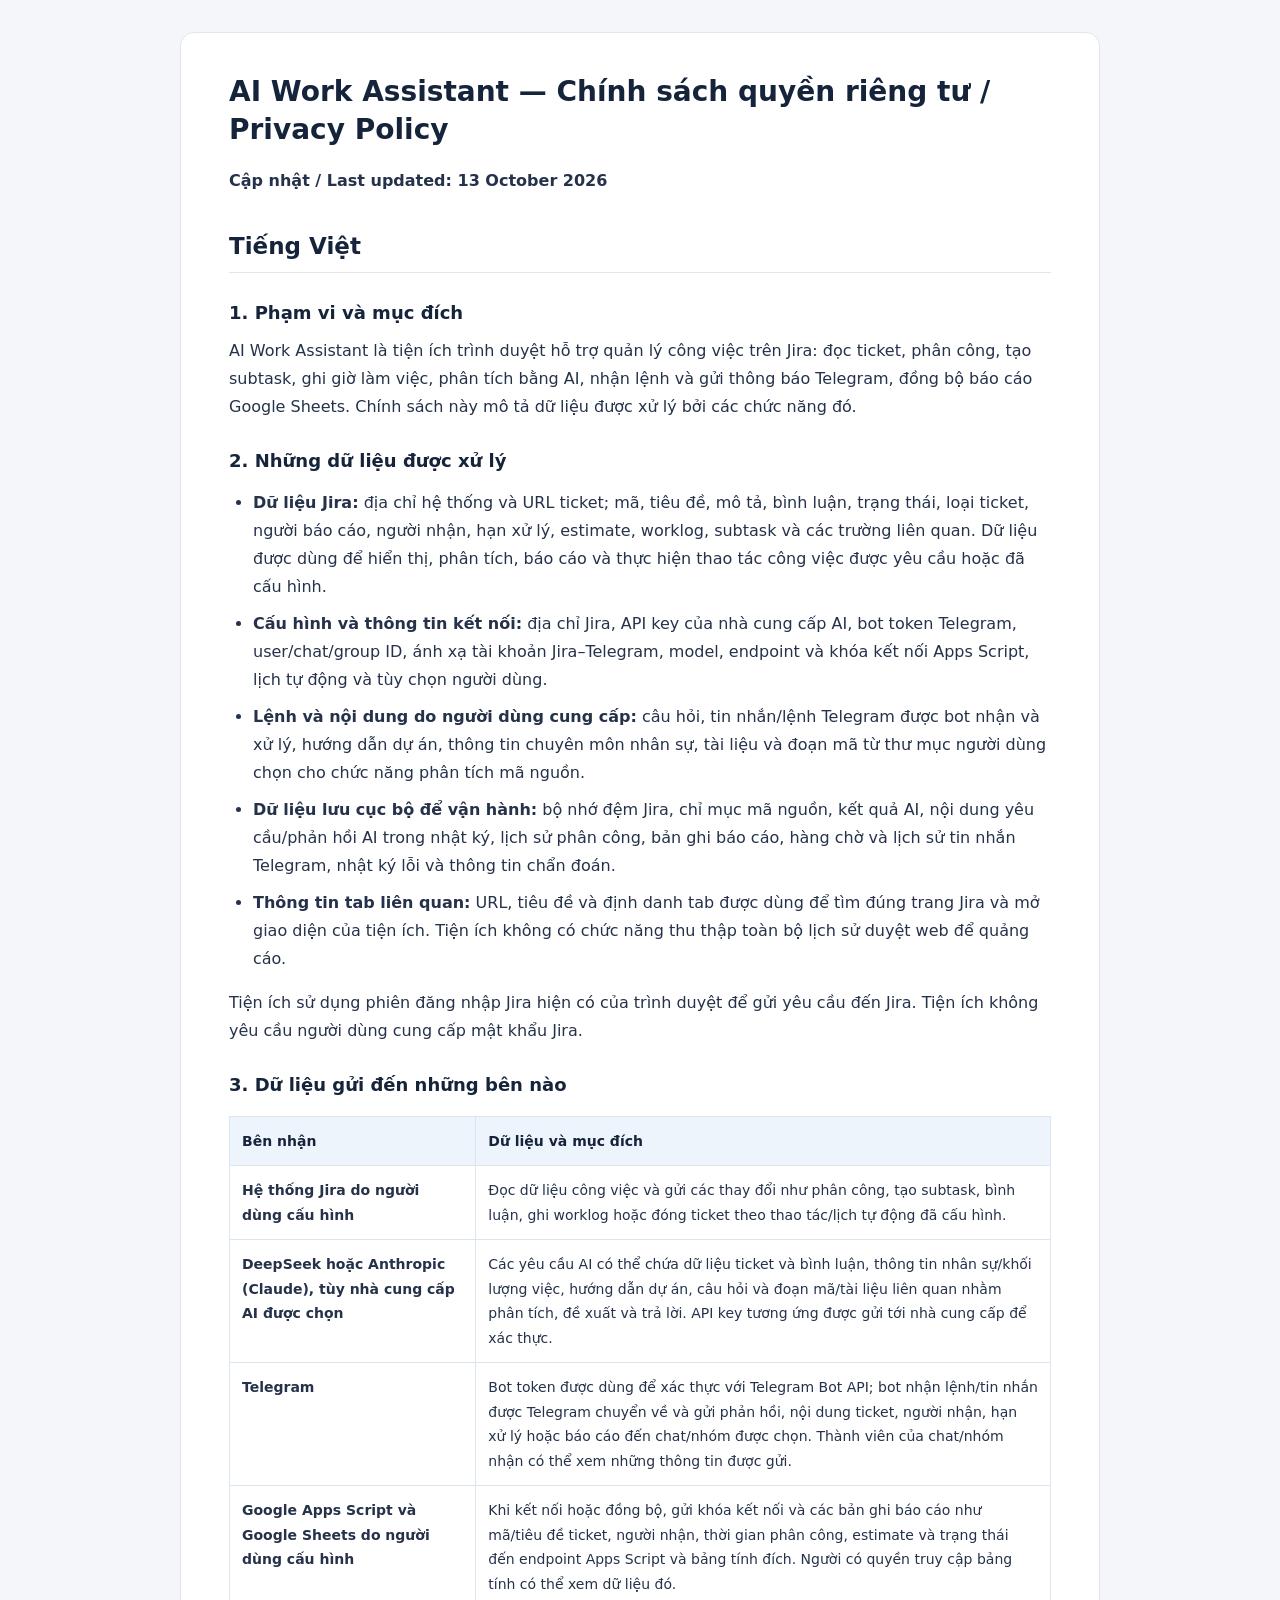
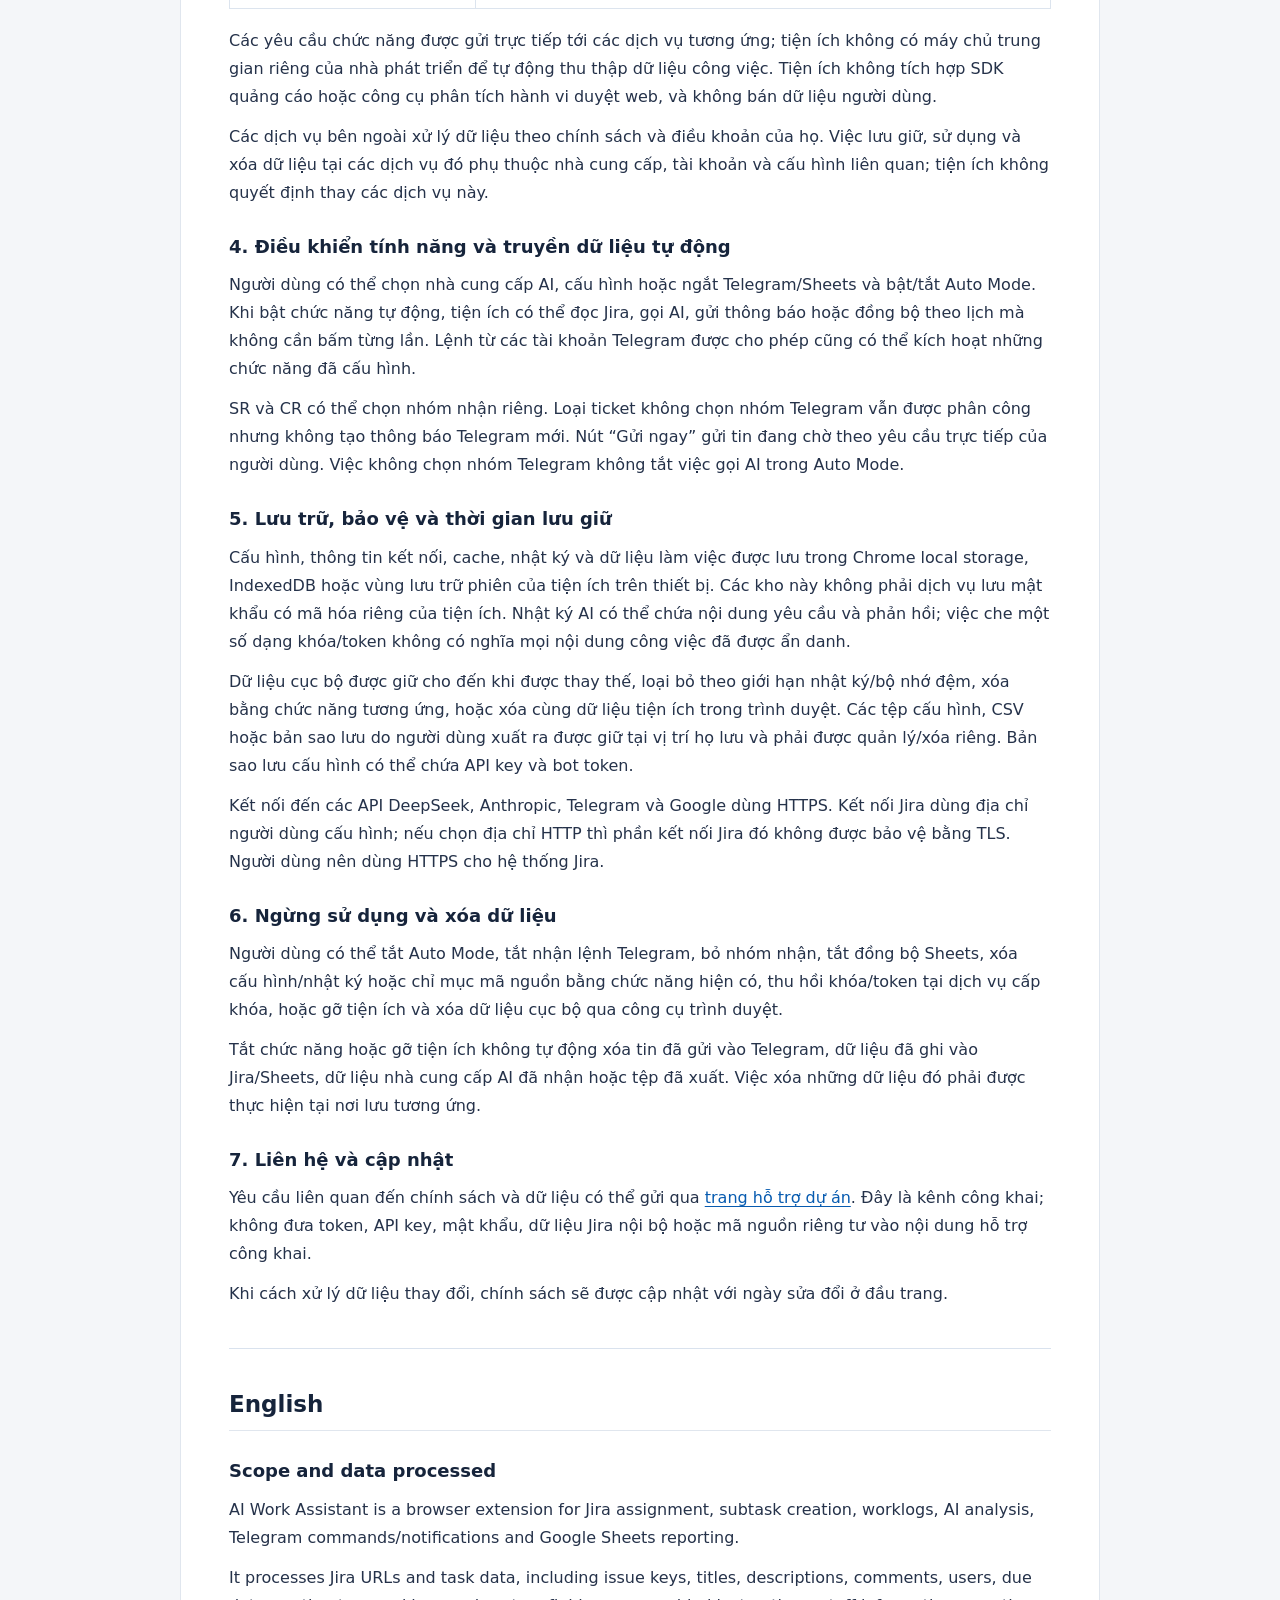
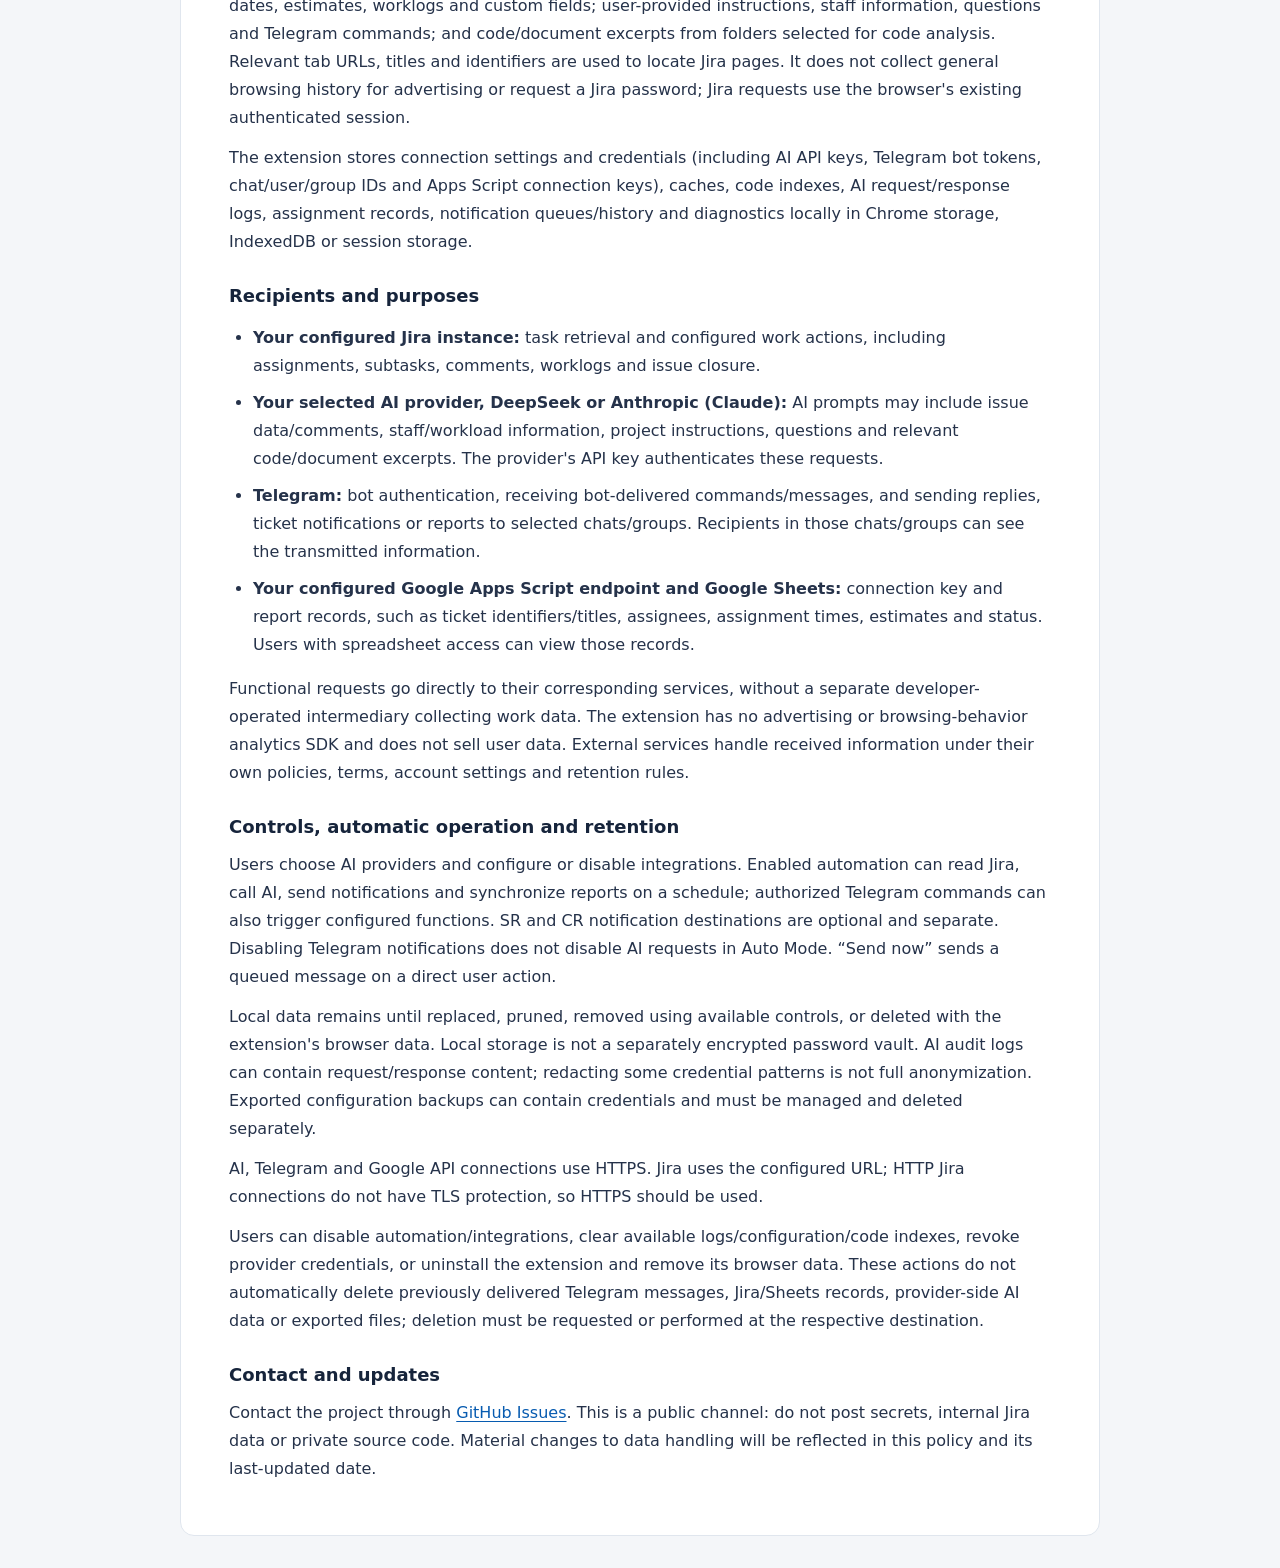
<file: ai/index.html>
<!doctype html>
<html lang="vi">
<head>
<meta charset="utf-8">
<meta name="viewport" content="width=device-width, initial-scale=1">
<meta name="description" content="Chính sách quyền riêng tư của AI Work Assistant / AI Work Assistant Privacy Policy">
<title>AI Work Assistant — Privacy Policy</title>
<style>
:root{color-scheme:light;font-family:system-ui,-apple-system,BlinkMacSystemFont,"Segoe UI",sans-serif;color:#25324a;background:#f4f6f9;font-size:16px;line-height:1.75}
*{box-sizing:border-box}body{margin:0;padding:32px 20px}main{max-width:920px;margin:auto;padding:40px 48px;background:#fff;border:1px solid #e0e6ee;border-radius:14px}h1,h2,h3{color:#16243b;line-height:1.35}h1{font-size:28px;margin:0 0 18px}h2{font-size:23px;margin:36px 0 18px;padding-bottom:10px;border-bottom:1px solid #e0e6ee}h3{font-size:18px;margin:28px 0 10px}p{margin:12px 0}ul{padding-left:24px}li{margin:9px 0}a{color:#075bb0;text-decoration:underline;text-underline-offset:3px;overflow-wrap:anywhere}a:focus-visible{outline:2px solid #075bb0;outline-offset:3px}hr{border:0;border-top:1px solid #d9e2ee;margin:40px 0}table{width:100%;border-collapse:collapse;font-size:14px;table-layout:fixed;margin:18px 0}th,td{border:1px solid #dce4ee;padding:12px;vertical-align:top;text-align:left;overflow-wrap:anywhere}th{background:#eef4fb;color:#16243b}th:first-child,td:first-child{width:30%}strong{font-weight:650}
@media(max-width:600px){body{padding:12px}main{padding:24px 18px;border-radius:10px}h1{font-size:23px}h2{font-size:21px}h3{font-size:17px}th,td{padding:8px;font-size:13px}th:first-child,td:first-child{width:34%}}
@media print{body{padding:0;background:#fff}main{max-width:none;border:0;padding:0}h2,h3{break-after:avoid}tr{break-inside:avoid}}
</style>
</head>
<body>
<main><article>
<h1>AI Work Assistant — Chính sách quyền riêng tư / Privacy Policy</h1>
<p><strong>Cập nhật / Last updated: 13 October 2026</strong></p>
<h2>Tiếng Việt</h2>
<h3>1. Phạm vi và mục đích</h3>
<p>AI Work Assistant là tiện ích trình duyệt hỗ trợ quản lý công việc trên Jira: đọc ticket, phân công, tạo subtask, ghi giờ làm việc, phân tích bằng AI, nhận lệnh và gửi thông báo Telegram, đồng bộ báo cáo Google Sheets. Chính sách này mô tả dữ liệu được xử lý bởi các chức năng đó.</p>
<h3>2. Những dữ liệu được xử lý</h3>
<ul>
<li><strong>Dữ liệu Jira:</strong> địa chỉ hệ thống và URL ticket; mã, tiêu đề, mô tả, bình luận, trạng thái, loại ticket, người báo cáo, người nhận, hạn xử lý, estimate, worklog, subtask và các trường liên quan. Dữ liệu được dùng để hiển thị, phân tích, báo cáo và thực hiện thao tác công việc được yêu cầu hoặc đã cấu hình.</li>
<li><strong>Cấu hình và thông tin kết nối:</strong> địa chỉ Jira, API key của nhà cung cấp AI, bot token Telegram, user/chat/group ID, ánh xạ tài khoản Jira–Telegram, model, endpoint và khóa kết nối Apps Script, lịch tự động và tùy chọn người dùng.</li>
<li><strong>Lệnh và nội dung do người dùng cung cấp:</strong> câu hỏi, tin nhắn/lệnh Telegram được bot nhận và xử lý, hướng dẫn dự án, thông tin chuyên môn nhân sự, tài liệu và đoạn mã từ thư mục người dùng chọn cho chức năng phân tích mã nguồn.</li>
<li><strong>Dữ liệu lưu cục bộ để vận hành:</strong> bộ nhớ đệm Jira, chỉ mục mã nguồn, kết quả AI, nội dung yêu cầu/phản hồi AI trong nhật ký, lịch sử phân công, bản ghi báo cáo, hàng chờ và lịch sử tin nhắn Telegram, nhật ký lỗi và thông tin chẩn đoán.</li>
<li><strong>Thông tin tab liên quan:</strong> URL, tiêu đề và định danh tab được dùng để tìm đúng trang Jira và mở giao diện của tiện ích. Tiện ích không có chức năng thu thập toàn bộ lịch sử duyệt web để quảng cáo.</li>
</ul>
<p>Tiện ích sử dụng phiên đăng nhập Jira hiện có của trình duyệt để gửi yêu cầu đến Jira. Tiện ích không yêu cầu người dùng cung cấp mật khẩu Jira.</p>
<h3>3. Dữ liệu gửi đến những bên nào</h3>
<table>
<thead>
<tr>
<th>Bên nhận</th>
<th>Dữ liệu và mục đích</th>
</tr>
</thead>
<tbody><tr>
<td><strong>Hệ thống Jira do người dùng cấu hình</strong></td>
<td>Đọc dữ liệu công việc và gửi các thay đổi như phân công, tạo subtask, bình luận, ghi worklog hoặc đóng ticket theo thao tác/lịch tự động đã cấu hình.</td>
</tr>
<tr>
<td><strong>DeepSeek hoặc Anthropic (Claude), tùy nhà cung cấp AI được chọn</strong></td>
<td>Các yêu cầu AI có thể chứa dữ liệu ticket và bình luận, thông tin nhân sự/khối lượng việc, hướng dẫn dự án, câu hỏi và đoạn mã/tài liệu liên quan nhằm phân tích, đề xuất và trả lời. API key tương ứng được gửi tới nhà cung cấp để xác thực.</td>
</tr>
<tr>
<td><strong>Telegram</strong></td>
<td>Bot token được dùng để xác thực với Telegram Bot API; bot nhận lệnh/tin nhắn được Telegram chuyển về và gửi phản hồi, nội dung ticket, người nhận, hạn xử lý hoặc báo cáo đến chat/nhóm được chọn. Thành viên của chat/nhóm nhận có thể xem những thông tin được gửi.</td>
</tr>
<tr>
<td><strong>Google Apps Script và Google Sheets do người dùng cấu hình</strong></td>
<td>Khi kết nối hoặc đồng bộ, gửi khóa kết nối và các bản ghi báo cáo như mã/tiêu đề ticket, người nhận, thời gian phân công, estimate và trạng thái đến endpoint Apps Script và bảng tính đích. Người có quyền truy cập bảng tính có thể xem dữ liệu đó.</td>
</tr>
</tbody></table>
<p>Các yêu cầu chức năng được gửi trực tiếp tới các dịch vụ tương ứng; tiện ích không có máy chủ trung gian riêng của nhà phát triển để tự động thu thập dữ liệu công việc. Tiện ích không tích hợp SDK quảng cáo hoặc công cụ phân tích hành vi duyệt web, và không bán dữ liệu người dùng.</p>
<p>Các dịch vụ bên ngoài xử lý dữ liệu theo chính sách và điều khoản của họ. Việc lưu giữ, sử dụng và xóa dữ liệu tại các dịch vụ đó phụ thuộc nhà cung cấp, tài khoản và cấu hình liên quan; tiện ích không quyết định thay các dịch vụ này.</p>
<h3>4. Điều khiển tính năng và truyền dữ liệu tự động</h3>
<p>Người dùng có thể chọn nhà cung cấp AI, cấu hình hoặc ngắt Telegram/Sheets và bật/tắt Auto Mode. Khi bật chức năng tự động, tiện ích có thể đọc Jira, gọi AI, gửi thông báo hoặc đồng bộ theo lịch mà không cần bấm từng lần. Lệnh từ các tài khoản Telegram được cho phép cũng có thể kích hoạt những chức năng đã cấu hình.</p>
<p>SR và CR có thể chọn nhóm nhận riêng. Loại ticket không chọn nhóm Telegram vẫn được phân công nhưng không tạo thông báo Telegram mới. Nút “Gửi ngay” gửi tin đang chờ theo yêu cầu trực tiếp của người dùng. Việc không chọn nhóm Telegram không tắt việc gọi AI trong Auto Mode.</p>
<h3>5. Lưu trữ, bảo vệ và thời gian lưu giữ</h3>
<p>Cấu hình, thông tin kết nối, cache, nhật ký và dữ liệu làm việc được lưu trong Chrome local storage, IndexedDB hoặc vùng lưu trữ phiên của tiện ích trên thiết bị. Các kho này không phải dịch vụ lưu mật khẩu có mã hóa riêng của tiện ích. Nhật ký AI có thể chứa nội dung yêu cầu và phản hồi; việc che một số dạng khóa/token không có nghĩa mọi nội dung công việc đã được ẩn danh.</p>
<p>Dữ liệu cục bộ được giữ cho đến khi được thay thế, loại bỏ theo giới hạn nhật ký/bộ nhớ đệm, xóa bằng chức năng tương ứng, hoặc xóa cùng dữ liệu tiện ích trong trình duyệt. Các tệp cấu hình, CSV hoặc bản sao lưu do người dùng xuất ra được giữ tại vị trí họ lưu và phải được quản lý/xóa riêng. Bản sao lưu cấu hình có thể chứa API key và bot token.</p>
<p>Kết nối đến các API DeepSeek, Anthropic, Telegram và Google dùng HTTPS. Kết nối Jira dùng địa chỉ người dùng cấu hình; nếu chọn địa chỉ HTTP thì phần kết nối Jira đó không được bảo vệ bằng TLS. Người dùng nên dùng HTTPS cho hệ thống Jira.</p>
<h3>6. Ngừng sử dụng và xóa dữ liệu</h3>
<p>Người dùng có thể tắt Auto Mode, tắt nhận lệnh Telegram, bỏ nhóm nhận, tắt đồng bộ Sheets, xóa cấu hình/nhật ký hoặc chỉ mục mã nguồn bằng chức năng hiện có, thu hồi khóa/token tại dịch vụ cấp khóa, hoặc gỡ tiện ích và xóa dữ liệu cục bộ qua công cụ trình duyệt.</p>
<p>Tắt chức năng hoặc gỡ tiện ích không tự động xóa tin đã gửi vào Telegram, dữ liệu đã ghi vào Jira/Sheets, dữ liệu nhà cung cấp AI đã nhận hoặc tệp đã xuất. Việc xóa những dữ liệu đó phải được thực hiện tại nơi lưu tương ứng.</p>
<h3>7. Liên hệ và cập nhật</h3>
<p>Yêu cầu liên quan đến chính sách và dữ liệu có thể gửi qua <a href="https://github.com/xoaicatchu/java-open-library/issues">trang hỗ trợ dự án</a>. Đây là kênh công khai; không đưa token, API key, mật khẩu, dữ liệu Jira nội bộ hoặc mã nguồn riêng tư vào nội dung hỗ trợ công khai.</p>
<p>Khi cách xử lý dữ liệu thay đổi, chính sách sẽ được cập nhật với ngày sửa đổi ở đầu trang.</p>
<hr>
<h2>English</h2>
<h3>Scope and data processed</h3>
<p>AI Work Assistant is a browser extension for Jira assignment, subtask creation, worklogs, AI analysis, Telegram commands/notifications and Google Sheets reporting.</p>
<p>It processes Jira URLs and task data, including issue keys, titles, descriptions, comments, users, due dates, estimates, worklogs and custom fields; user-provided instructions, staff information, questions and Telegram commands; and code/document excerpts from folders selected for code analysis. Relevant tab URLs, titles and identifiers are used to locate Jira pages. It does not collect general browsing history for advertising or request a Jira password; Jira requests use the browser&#39;s existing authenticated session.</p>
<p>The extension stores connection settings and credentials (including AI API keys, Telegram bot tokens, chat/user/group IDs and Apps Script connection keys), caches, code indexes, AI request/response logs, assignment records, notification queues/history and diagnostics locally in Chrome storage, IndexedDB or session storage.</p>
<h3>Recipients and purposes</h3>
<ul>
<li><strong>Your configured Jira instance:</strong> task retrieval and configured work actions, including assignments, subtasks, comments, worklogs and issue closure.</li>
<li><strong>Your selected AI provider, DeepSeek or Anthropic (Claude):</strong> AI prompts may include issue data/comments, staff/workload information, project instructions, questions and relevant code/document excerpts. The provider&#39;s API key authenticates these requests.</li>
<li><strong>Telegram:</strong> bot authentication, receiving bot-delivered commands/messages, and sending replies, ticket notifications or reports to selected chats/groups. Recipients in those chats/groups can see the transmitted information.</li>
<li><strong>Your configured Google Apps Script endpoint and Google Sheets:</strong> connection key and report records, such as ticket identifiers/titles, assignees, assignment times, estimates and status. Users with spreadsheet access can view those records.</li>
</ul>
<p>Functional requests go directly to their corresponding services, without a separate developer-operated intermediary collecting work data. The extension has no advertising or browsing-behavior analytics SDK and does not sell user data. External services handle received information under their own policies, terms, account settings and retention rules.</p>
<h3>Controls, automatic operation and retention</h3>
<p>Users choose AI providers and configure or disable integrations. Enabled automation can read Jira, call AI, send notifications and synchronize reports on a schedule; authorized Telegram commands can also trigger configured functions. SR and CR notification destinations are optional and separate. Disabling Telegram notifications does not disable AI requests in Auto Mode. “Send now” sends a queued message on a direct user action.</p>
<p>Local data remains until replaced, pruned, removed using available controls, or deleted with the extension&#39;s browser data. Local storage is not a separately encrypted password vault. AI audit logs can contain request/response content; redacting some credential patterns is not full anonymization. Exported configuration backups can contain credentials and must be managed and deleted separately.</p>
<p>AI, Telegram and Google API connections use HTTPS. Jira uses the configured URL; HTTP Jira connections do not have TLS protection, so HTTPS should be used.</p>
<p>Users can disable automation/integrations, clear available logs/configuration/code indexes, revoke provider credentials, or uninstall the extension and remove its browser data. These actions do not automatically delete previously delivered Telegram messages, Jira/Sheets records, provider-side AI data or exported files; deletion must be requested or performed at the respective destination.</p>
<h3>Contact and updates</h3>
<p>Contact the project through <a href="https://github.com/xoaicatchu/java-open-library/issues">GitHub Issues</a>. This is a public channel: do not post secrets, internal Jira data or private source code. Material changes to data handling will be reflected in this policy and its last-updated date.</p>
</article></main>
</body>
</html>
</file>
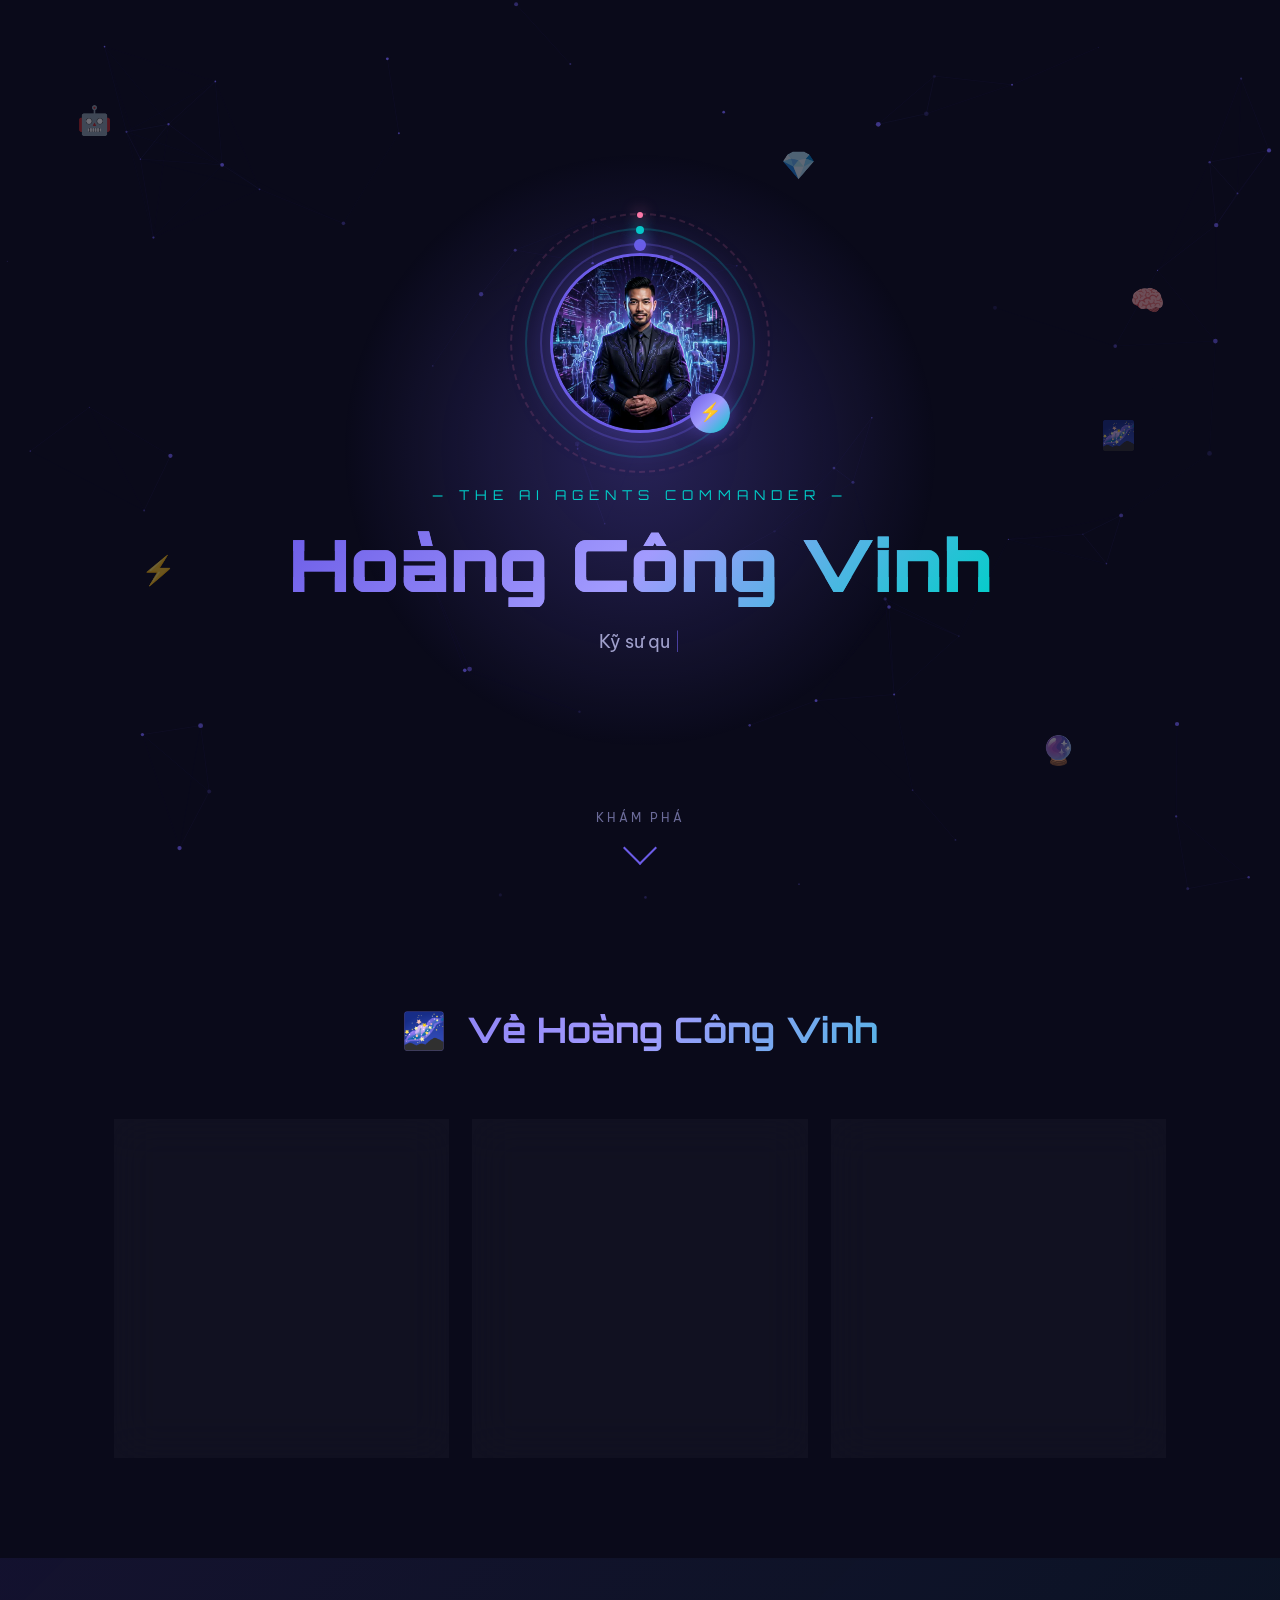
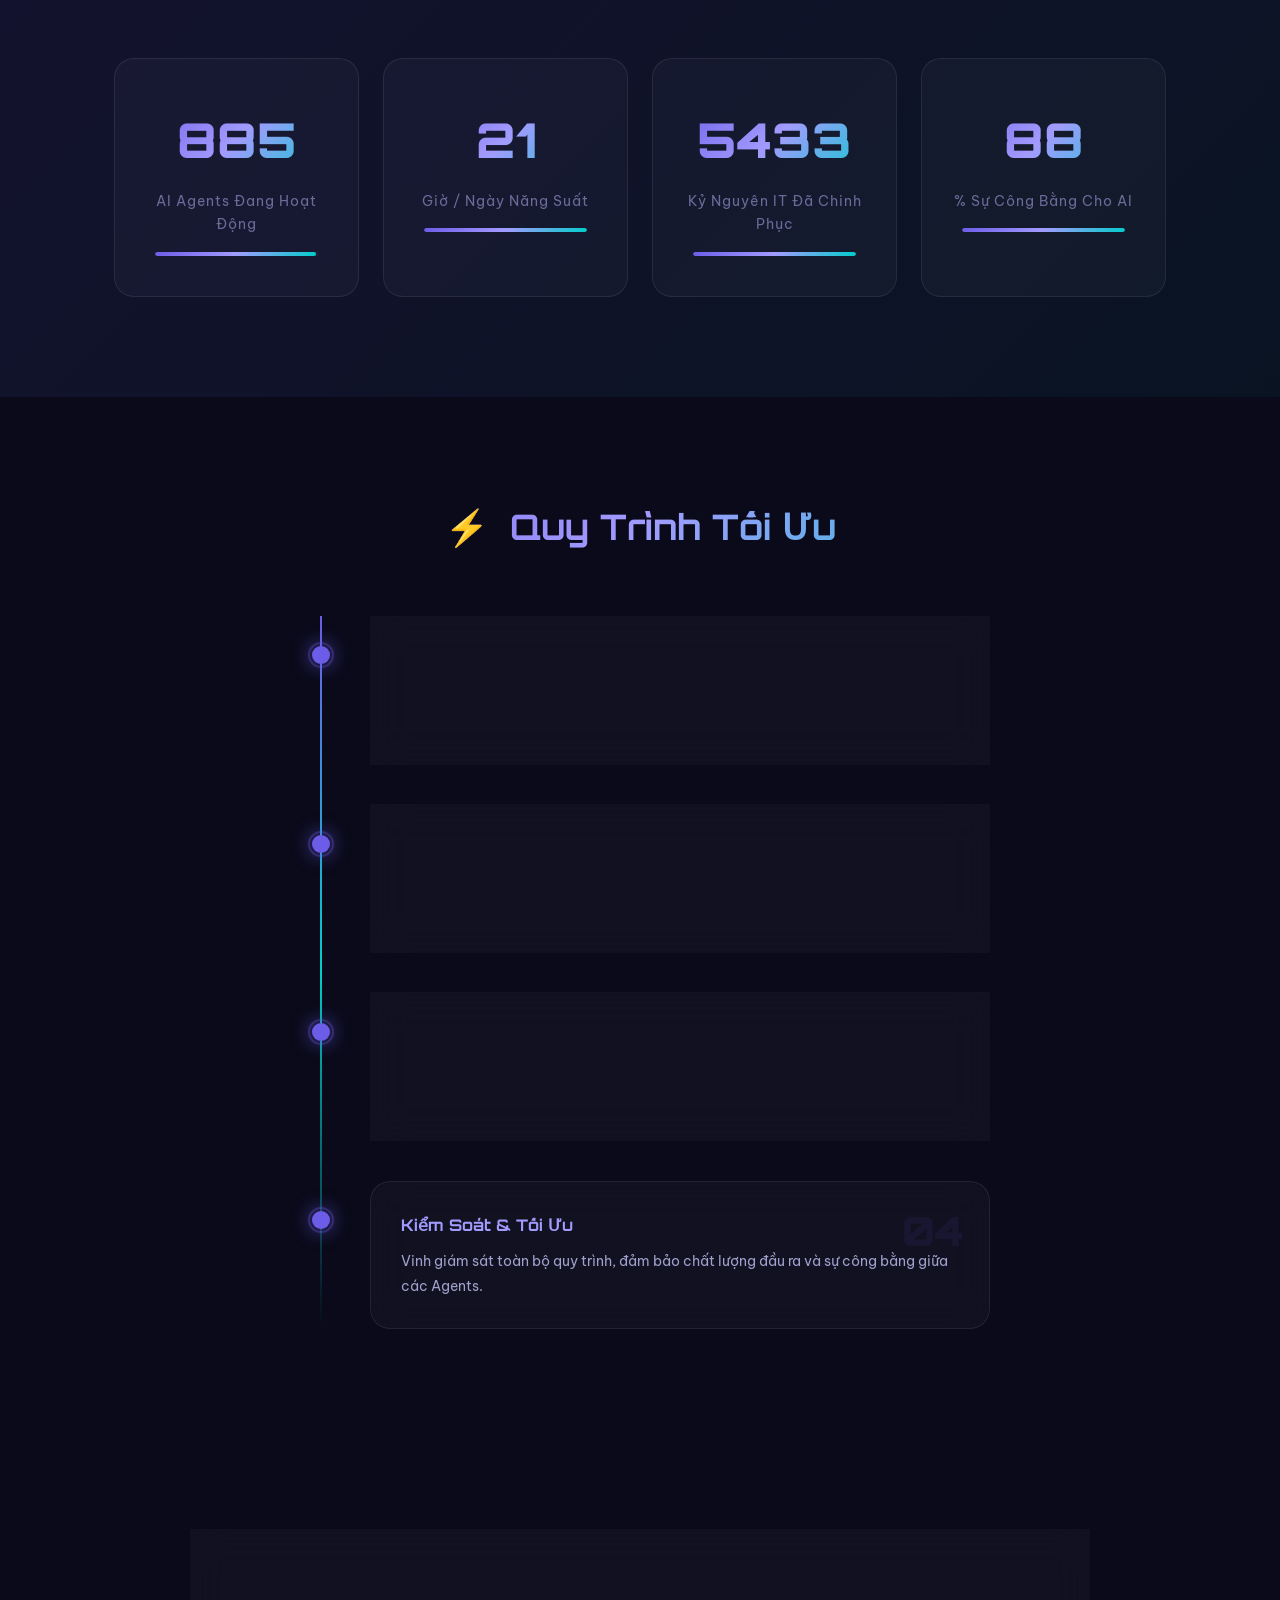
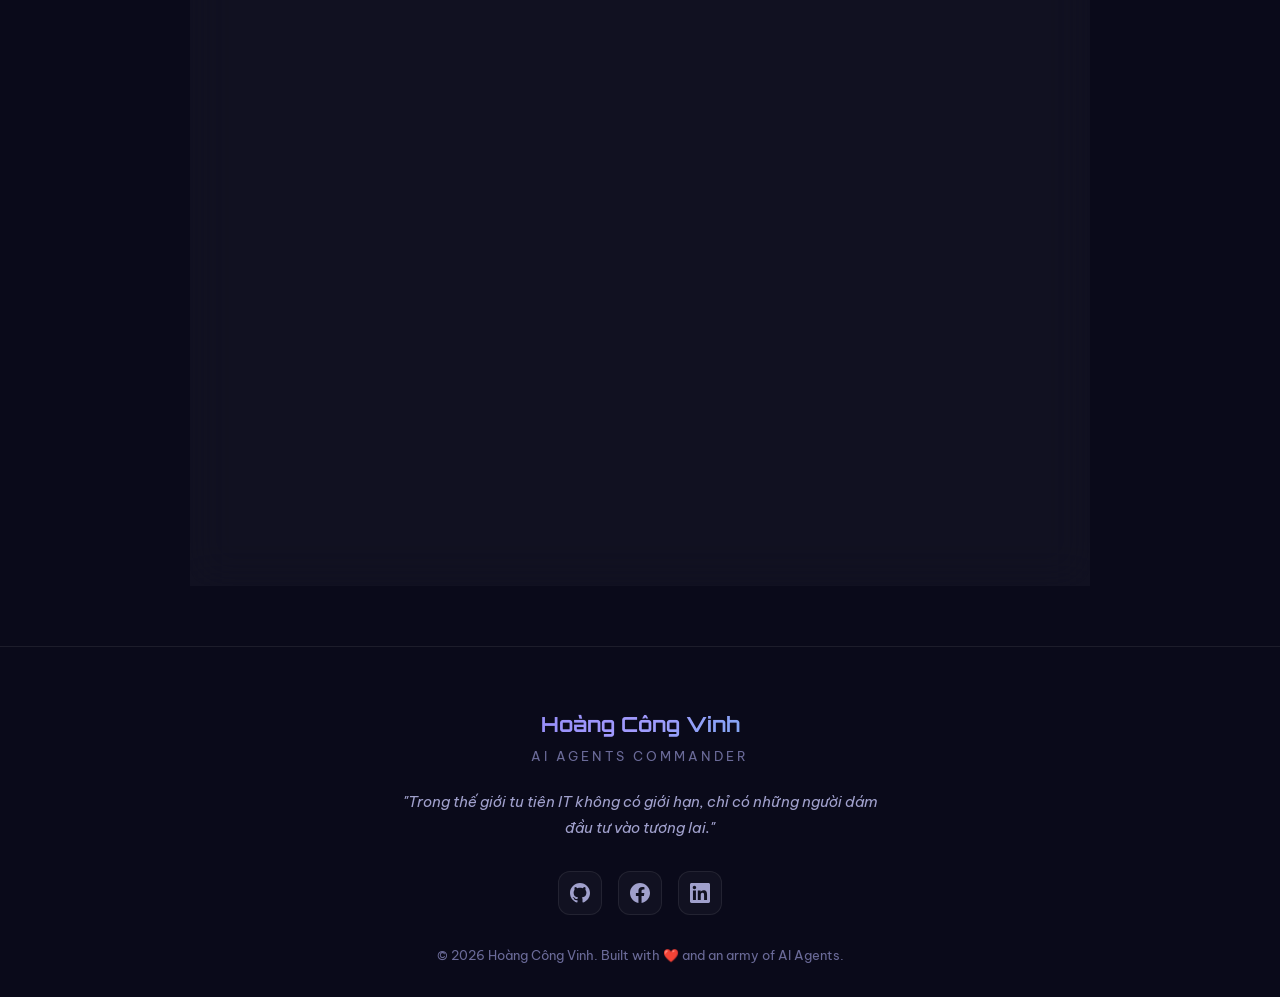
<file: vinhhc/index.html>
<!DOCTYPE html>
<html lang="vi">
<head>
    <meta charset="UTF-8">
    <meta name="viewport" content="width=device-width, initial-scale=1.0">
    <title>Hoàng Công Vinh — AI Agents Commander</title>
    <meta name="description" content="Hoàng Công Vinh — Kỹ sư quản trị đội quân AI Agents với năng suất khủng khiếp. Đầu tư vào Vinh thay vì đăng ký AI hàng tháng.">
    <meta name="keywords" content="Hoàng Công Vinh, AI Agents, nuôi dev, kỹ sư AI, tu tiên IT">
    <meta property="og:title" content="Hoàng Công Vinh — AI Agents Commander">
    <meta property="og:description" content="Kỹ sư quản trị đội quân AI Agents với năng suất khủng khiếp hoạt động theo quy trình tối ưu.">
    <meta property="og:type" content="website">
    <link rel="preconnect" href="https://fonts.googleapis.com">
    <link rel="preconnect" href="https://fonts.gstatic.com" crossorigin>
    <link href="https://fonts.googleapis.com/css2?family=Be+Vietnam+Pro:wght@300;400;500;600;700;800;900&family=Orbitron:wght@400;500;600;700;800;900&display=swap" rel="stylesheet">
    <link rel="stylesheet" href="styles.css">
</head>
<body>
    <!-- Particle background canvas -->
    <canvas id="particles-canvas"></canvas>

    <!-- Floating AI Agent orbs -->
    <div class="floating-orbs">
        <div class="orb orb-1"><span>🤖</span></div>
        <div class="orb orb-2"><span>🧠</span></div>
        <div class="orb orb-3"><span>⚡</span></div>
        <div class="orb orb-4"><span>🔮</span></div>
        <div class="orb orb-5"><span>🌌</span></div>
        <div class="orb orb-6"><span>💎</span></div>
    </div>

    <!-- Hero Section -->
    <section class="hero" id="hero">
        <div class="hero-glow"></div>
        <div class="hero-content">
            <div class="avatar-container">
                <div class="avatar-ring"></div>
                <div class="avatar-ring ring-2"></div>
                <div class="avatar-ring ring-3"></div>
                <img src="hero-avatar.png" alt="Hoàng Công Vinh" class="avatar" id="avatar">
                <div class="avatar-badge">⚡</div>
            </div>
            <div class="title-block">
                <p class="pre-title" id="pre-title">— THE AI AGENTS COMMANDER —</p>
                <h1 class="glitch-text" id="main-title" data-text="Hoàng Công Vinh">Hoàng Công Vinh</h1>
                <div class="typing-container">
                    <span class="typing-text" id="typing-text"></span>
                    <span class="cursor">|</span>
                </div>
            </div>
        </div>
        <div class="scroll-indicator" id="scroll-indicator">
            <span>Khám phá</span>
            <div class="scroll-arrow"></div>
        </div>
    </section>

    <!-- About Section -->
    <section class="section about-section" id="about">
        <div class="section-container">
            <h2 class="section-title">
                <span class="title-icon">🌌</span>
                Về Hoàng Công Vinh
            </h2>
            <div class="about-grid">
                <div class="about-card glass-card reveal-card" id="card-1">
                    <div class="card-icon">🤖</div>
                    <h3>Chỉ Huy Đội Quân AI</h3>
                    <p>Một kỹ sư quản trị đội quân AI Agents với <strong>năng suất khủng khiếp</strong> hoạt động theo một quy trình tối ưu, với các vai trò chuyên biệt.</p>
                </div>
                <div class="about-card glass-card reveal-card" id="card-2">
                    <div class="card-icon">⚖️</div>
                    <h3>Công Bằng Tuyệt Đối</h3>
                    <p>Đảm bảo sự <strong>công bằng với các AI Agents chưa từng có trên thế giới</strong>. Mỗi Agent đều có vai trò, quyền hạn và trách nhiệm rõ ràng.</p>
                </div>
                <div class="about-card glass-card reveal-card" id="card-3">
                    <div class="card-icon">🔮</div>
                    <h3>Đa Vũ Trụ IT</h3>
                    <p>Đã biến tất cả các kiến thức, tri thức của <strong>đa vũ trụ IT</strong>, vào đa kỷ nguyên trong thế giới tu tiên không có giới hạn.</p>
                </div>
            </div>
        </div>
    </section>

    <!-- Stats Section -->
    <section class="section stats-section" id="stats">
        <div class="section-container">
            <div class="stats-grid">
                <div class="stat-item reveal-card" id="stat-1">
                    <div class="stat-number" data-target="999">0</div>
                    <div class="stat-label">AI Agents Đang Hoạt Động</div>
                    <div class="stat-bar"><div class="stat-bar-fill" style="--fill-width: 99%"></div></div>
                </div>
                <div class="stat-item reveal-card" id="stat-2">
                    <div class="stat-number" data-target="24">0</div>
                    <div class="stat-label">Giờ / Ngày Năng Suất</div>
                    <div class="stat-bar"><div class="stat-bar-fill" style="--fill-width: 100%"></div></div>
                </div>
                <div class="stat-item reveal-card" id="stat-3">
                    <div class="stat-number" data-target="∞">0</div>
                    <div class="stat-label">Kỷ Nguyên IT Đã Chinh Phục</div>
                    <div class="stat-bar"><div class="stat-bar-fill" style="--fill-width: 100%"></div></div>
                </div>
                <div class="stat-item reveal-card" id="stat-4">
                    <div class="stat-number" data-target="100">0</div>
                    <div class="stat-label">% Sự Công Bằng Cho AI</div>
                    <div class="stat-bar"><div class="stat-bar-fill" style="--fill-width: 100%"></div></div>
                </div>
            </div>
        </div>
    </section>

    <!-- Workflow Section -->
    <section class="section workflow-section" id="workflow">
        <div class="section-container">
            <h2 class="section-title">
                <span class="title-icon">⚡</span>
                Quy Trình Tối Ưu
            </h2>
            <div class="workflow-timeline">
                <div class="timeline-item reveal-card" id="timeline-1">
                    <div class="timeline-dot"></div>
                    <div class="timeline-content glass-card">
                        <div class="timeline-number">01</div>
                        <h3>Thu Thập Yêu Cầu</h3>
                        <p>AI Agents phân tích yêu cầu từ khách hàng, tự động phân loại và ưu tiên theo mức độ quan trọng.</p>
                    </div>
                </div>
                <div class="timeline-item reveal-card" id="timeline-2">
                    <div class="timeline-dot"></div>
                    <div class="timeline-content glass-card">
                        <div class="timeline-number">02</div>
                        <h3>Phân Công Chuyên Biệt</h3>
                        <p>Mỗi Agent được phân công theo vai trò chuyên biệt: Architect, Developer, Tester, DevOps, Reviewer.</p>
                    </div>
                </div>
                <div class="timeline-item reveal-card" id="timeline-3">
                    <div class="timeline-dot"></div>
                    <div class="timeline-content glass-card">
                        <div class="timeline-number">03</div>
                        <h3>Thực Thi Song Song</h3>
                        <p>Đội quân AI hoạt động 24/7, xử lý đồng thời hàng trăm task mà không cần nghỉ ngơi.</p>
                    </div>
                </div>
                <div class="timeline-item reveal-card" id="timeline-4">
                    <div class="timeline-dot"></div>
                    <div class="timeline-content glass-card">
                        <div class="timeline-number">04</div>
                        <h3>Kiểm Soát & Tối Ưu</h3>
                        <p>Vinh giám sát toàn bộ quy trình, đảm bảo chất lượng đầu ra và sự công bằng giữa các Agents.</p>
                    </div>
                </div>
            </div>
        </div>
    </section>

    <!-- CTA / Support Section -->
    <section class="section cta-section" id="support">
        <div class="section-container">
            <div class="cta-card glass-card">
                <div class="cta-emoji">💰</div>
                <h2 class="cta-title">Đầu Tư Vào Vinh</h2>
                <p class="cta-subtitle">Thay vì tốn tiền đăng ký AI hàng tháng...</p>
                <div class="comparison-grid">
                    <div class="comparison-item bad">
                        <div class="comparison-header">
                            <span class="comparison-icon">❌</span>
                            <span>Đăng ký AI hàng tháng</span>
                        </div>
                        <ul>
                            <li>💸 Tốn $20-200/tháng cho mỗi tool</li>
                            <li>😵 Tự mình vật lộn với prompts</li>
                            <li>🐌 Năng suất thấp, hiệu quả kém</li>
                            <li>🤯 Không có quy trình chuẩn</li>
                        </ul>
                    </div>
                    <div class="comparison-item good">
                        <div class="comparison-header">
                            <span class="comparison-icon">✅</span>
                            <span>Đầu tư vào Vinh</span>
                        </div>
                        <ul>
                            <li>🏠 Giúp Vinh mua nhà</li>
                            <li>🚗 Giúp Vinh tậu xe</li>
                            <li>🌟 Ổn định tương lai</li>
                            <li>🚀 Năng suất gấp 999 lần</li>
                        </ul>
                    </div>
                </div>
               
            </div>
        </div>
    </section>


    <!-- Footer -->
    <footer class="footer" id="footer">
        <div class="footer-content">
            <div class="footer-logo">
                <span class="footer-name">Hoàng Công Vinh</span>
                <span class="footer-tagline">AI Agents Commander</span>
            </div>
            <div class="footer-quote">
                <p>"Trong thế giới tu tiên IT không có giới hạn, chỉ có những người dám đầu tư vào tương lai."</p>
            </div>
            <div class="footer-social">
                <a href="#" class="social-link" id="social-github" aria-label="GitHub">
                    <svg viewBox="0 0 24 24" fill="currentColor"><path d="M12 0c-6.626 0-12 5.373-12 12 0 5.302 3.438 9.8 8.207 11.387.599.111.793-.261.793-.577v-2.234c-3.338.726-4.033-1.416-4.033-1.416-.546-1.387-1.333-1.756-1.333-1.756-1.089-.745.083-.729.083-.729 1.205.084 1.839 1.237 1.839 1.237 1.07 1.834 2.807 1.304 3.492.997.107-.775.418-1.305.762-1.604-2.665-.305-5.467-1.334-5.467-5.931 0-1.311.469-2.381 1.236-3.221-.124-.303-.535-1.524.117-3.176 0 0 1.008-.322 3.301 1.23.957-.266 1.983-.399 3.003-.404 1.02.005 2.047.138 3.006.404 2.291-1.552 3.297-1.23 3.297-1.23.653 1.653.242 2.874.118 3.176.77.84 1.235 1.911 1.235 3.221 0 4.609-2.807 5.624-5.479 5.921.43.372.823 1.102.823 2.222v3.293c0 .319.192.694.801.576 4.765-1.589 8.199-6.086 8.199-11.386 0-6.627-5.373-12-12-12z"/></svg>
                </a>
                <a href="#" class="social-link" id="social-facebook" aria-label="Facebook">
                    <svg viewBox="0 0 24 24" fill="currentColor"><path d="M24 12.073c0-6.627-5.373-12-12-12s-12 5.373-12 12c0 5.99 4.388 10.954 10.125 11.854v-8.385H7.078v-3.47h3.047V9.43c0-3.007 1.792-4.669 4.533-4.669 1.312 0 2.686.235 2.686.235v2.953H15.83c-1.491 0-1.956.925-1.956 1.874v2.25h3.328l-.532 3.47h-2.796v8.385C19.612 23.027 24 18.062 24 12.073z"/></svg>
                </a>
                <a href="#" class="social-link" id="social-linkedin" aria-label="LinkedIn">
                    <svg viewBox="0 0 24 24" fill="currentColor"><path d="M20.447 20.452h-3.554v-5.569c0-1.328-.027-3.037-1.852-3.037-1.853 0-2.136 1.445-2.136 2.939v5.667H9.351V9h3.414v1.561h.046c.477-.9 1.637-1.85 3.37-1.85 3.601 0 4.267 2.37 4.267 5.455v6.286zM5.337 7.433c-1.144 0-2.063-.926-2.063-2.065 0-1.138.92-2.063 2.063-2.063 1.14 0 2.064.925 2.064 2.063 0 1.139-.925 2.065-2.064 2.065zm1.782 13.019H3.555V9h3.564v11.452zM22.225 0H1.771C.792 0 0 .774 0 1.729v20.542C0 23.227.792 24 1.771 24h20.451C23.2 24 24 23.227 24 22.271V1.729C24 .774 23.2 0 22.222 0h.003z"/></svg>
                </a>
            </div>
            <p class="footer-copyright">© 2026 Hoàng Công Vinh. Built with ❤️ and an army of AI Agents.</p>
        </div>
    </footer>

    <script src="script.js"></script>
</body>
</html>
</file>
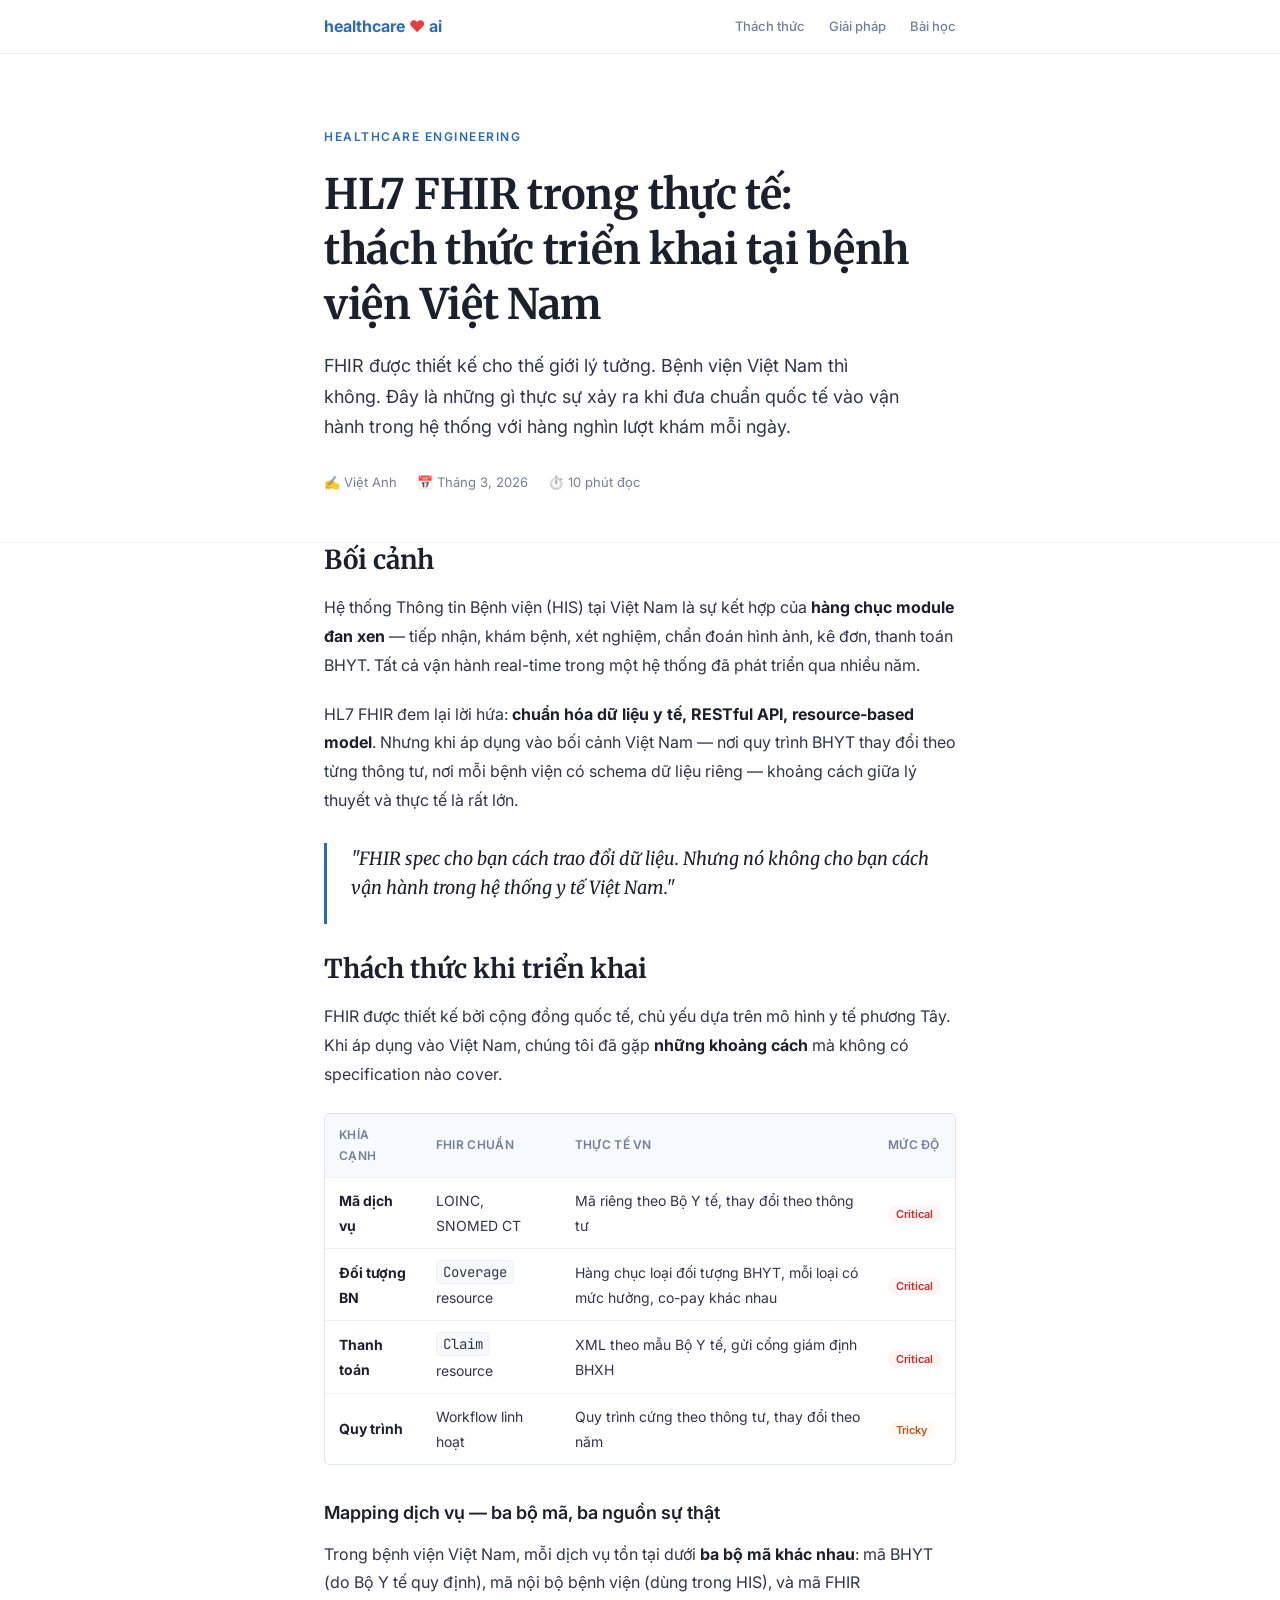
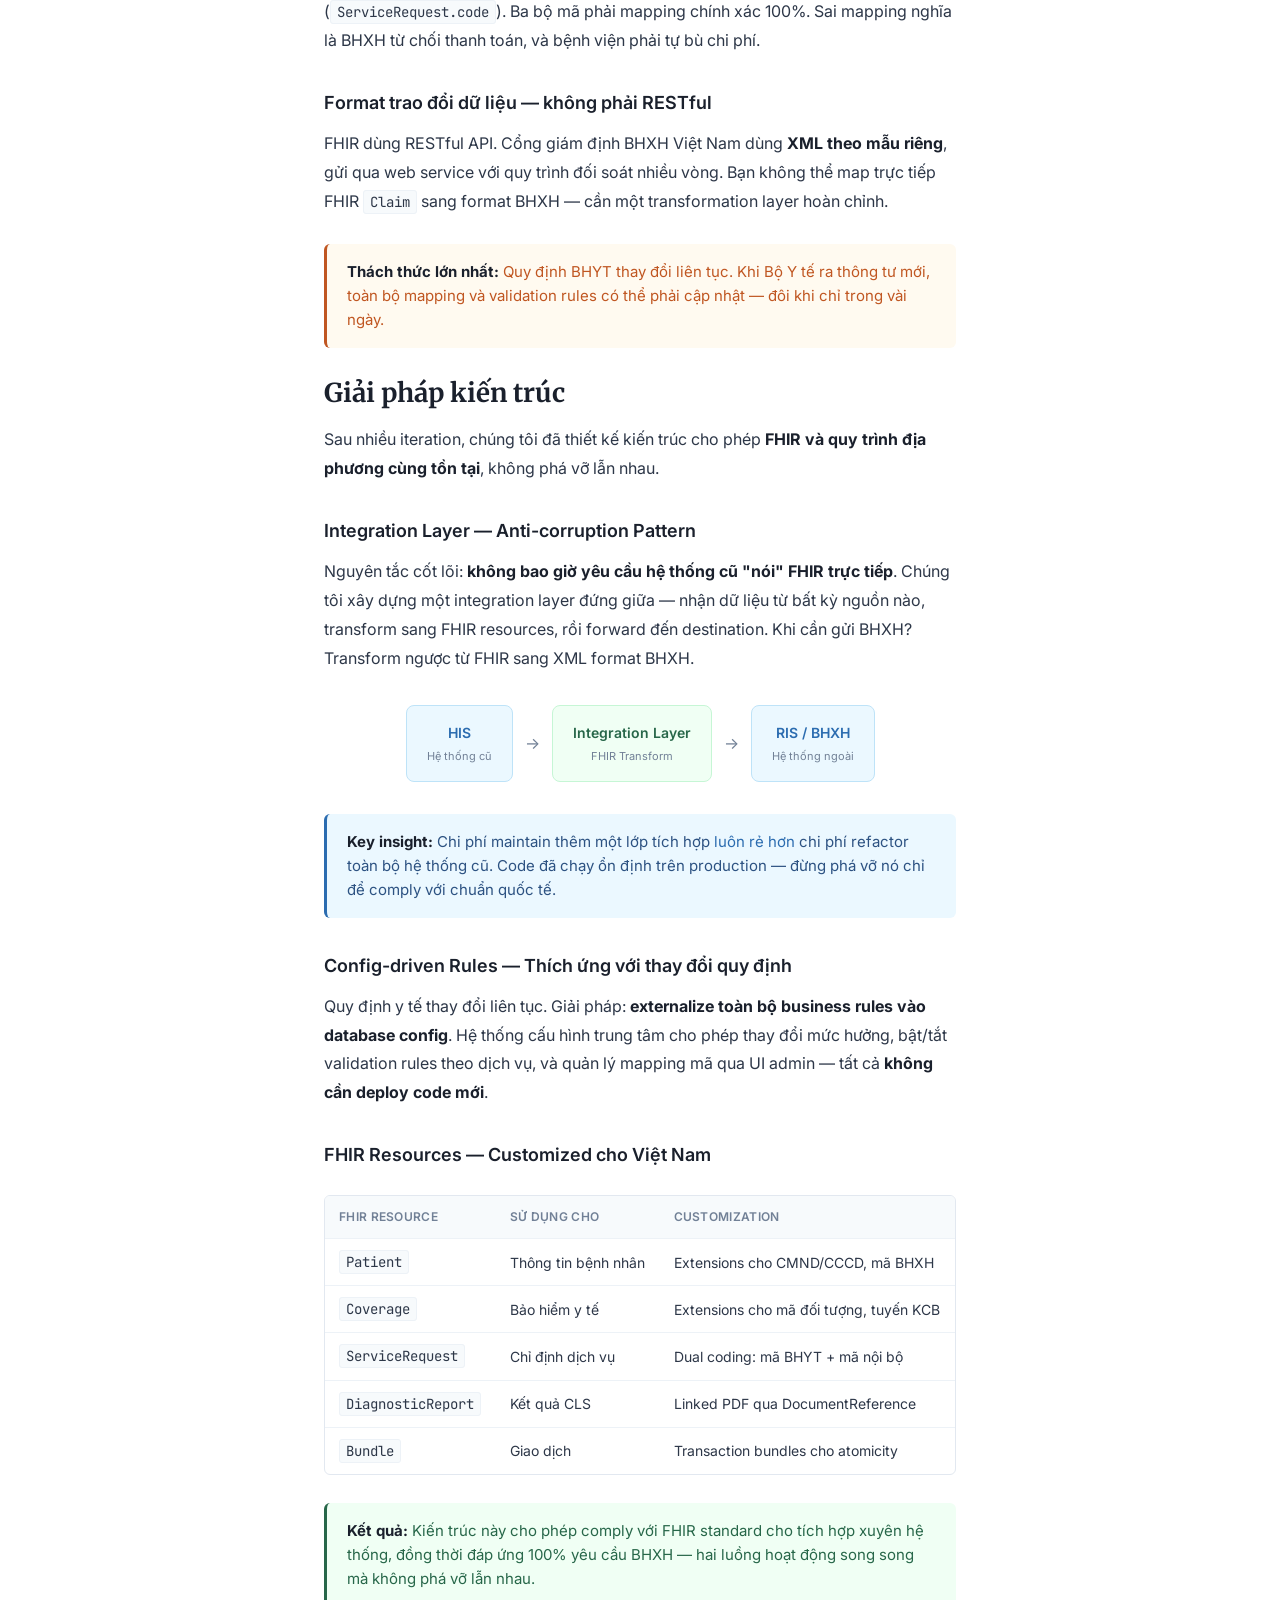
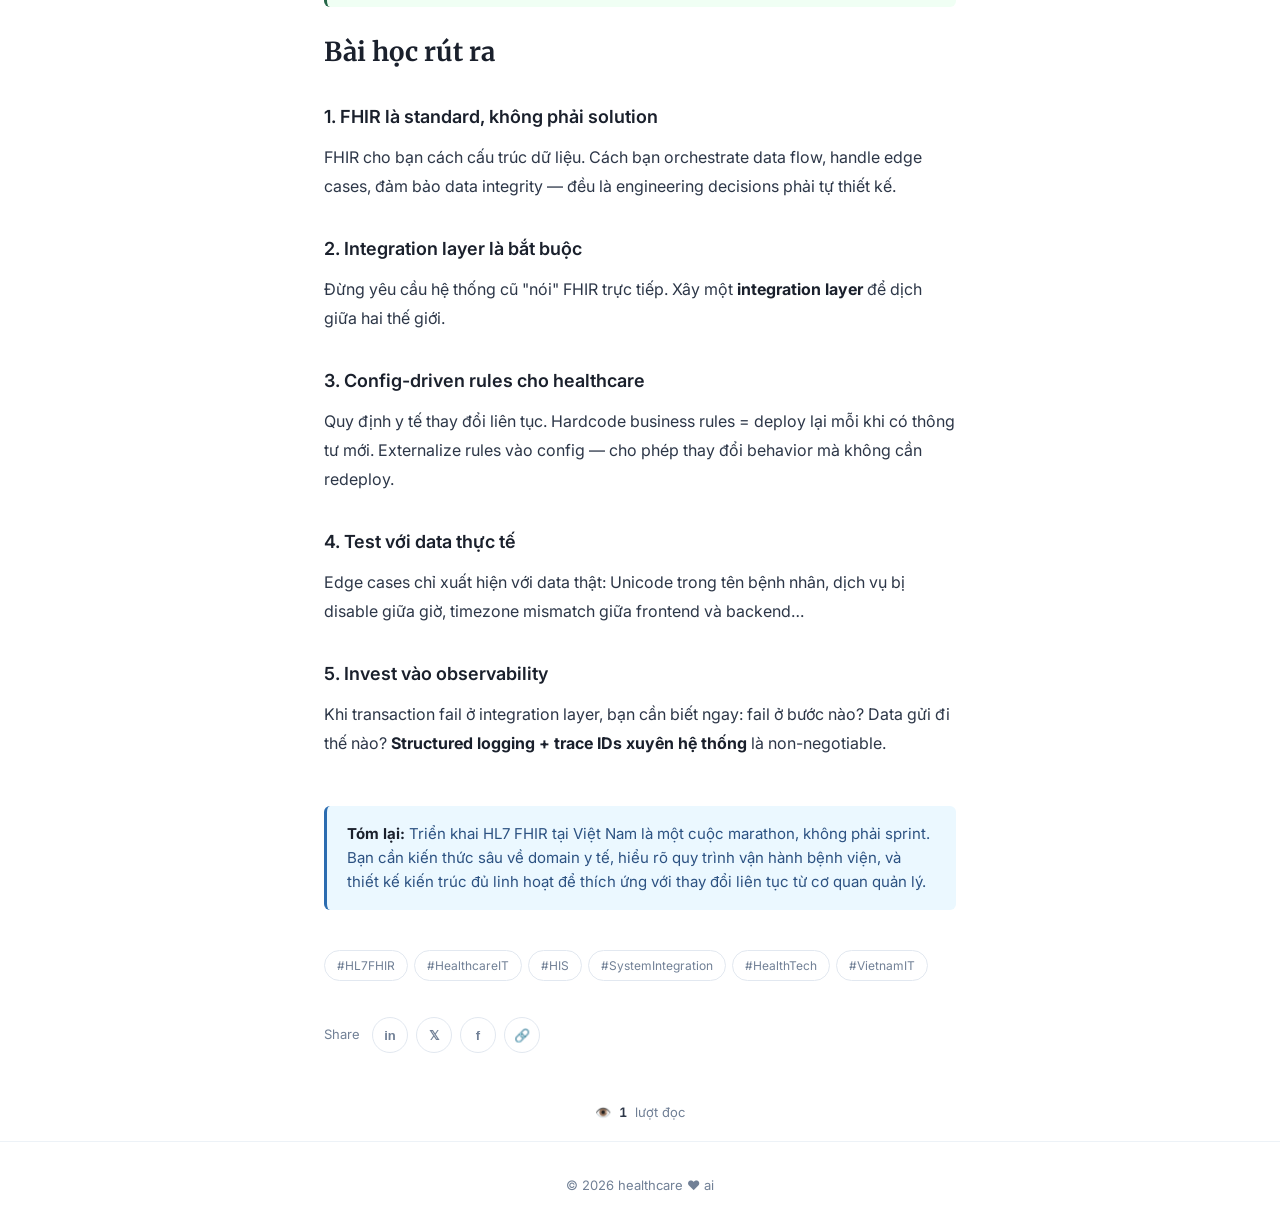
<file: hl7-fhir.html>
<!DOCTYPE html>
<html lang="vi">
<head>
    <meta charset="UTF-8">
    <meta name="viewport" content="width=device-width, initial-scale=1.0">
    <title>HL7 FHIR Trong Thực Tế: Thách Thức Triển Khai Tại Bệnh Viện Việt Nam</title>
    <meta name="description" content="Kinh nghiệm thực chiến triển khai HL7 FHIR trong hệ thống HIS bệnh viện Việt Nam — thách thức, giải pháp, và bài học rút ra.">
    <meta name="author" content="Việt Anh">
    <meta property="og:title" content="HL7 FHIR Trong Thực Tế: Thách Thức Triển Khai Tại Bệnh Viện Việt Nam">
    <meta property="og:description" content="Kinh nghiệm thực chiến triển khai HL7 FHIR tại bệnh viện Việt Nam.">
    <meta property="og:type" content="article">
    <link rel="preconnect" href="https://fonts.googleapis.com">
    <link rel="preconnect" href="https://fonts.gstatic.com" crossorigin>
    <link href="https://fonts.googleapis.com/css2?family=Inter:wght@400;500;600;700&family=Merriweather:wght@400;700&family=JetBrains+Mono:wght@400&display=swap" rel="stylesheet">
    <style>
        *, *::before, *::after { margin: 0; padding: 0; box-sizing: border-box; }

        :root {
            --bg: #ffffff;
            --bg-alt: #f7fafc;
            --text: #1a202c;
            --text-secondary: #2d3748;
            --text-muted: #718096;
            --accent: #2b6cb0;
            --accent-light: #ebf8ff;
            --accent-border: #bee3f8;
            --green: #276749;
            --green-light: #f0fff4;
            --green-border: #c6f6d5;
            --orange: #c05621;
            --orange-light: #fffaf0;
            --orange-border: #feebc8;
            --red: #c53030;
            --red-light: #fff5f5;
            --red-border: #fed7d7;
            --border: #e2e8f0;
            --border-light: #edf2f7;
            --font-sans: 'Inter', -apple-system, BlinkMacSystemFont, sans-serif;
            --font-serif: 'Merriweather', Georgia, serif;
            --font-mono: 'JetBrains Mono', monospace;
        }

        html { scroll-behavior: smooth; }
        ::selection { background: var(--accent-light); color: var(--accent); }

        body {
            font-family: var(--font-sans);
            background: var(--bg);
            color: var(--text);
            line-height: 1.8;
            font-size: 16px;
            -webkit-font-smoothing: antialiased;
        }

        /* ========== LAYOUT ========== */
        .container { max-width: 680px; margin: 0 auto; padding: 0 24px; }

        /* ========== PROGRESS ========== */
        .progress { position: fixed; top: 0; left: 0; height: 2px; background: var(--accent); z-index: 100; transition: width 80ms linear; }

        /* ========== NAV ========== */
        nav {
            position: sticky; top: 0; z-index: 50;
            background: rgba(255,255,255,0.95);
            backdrop-filter: blur(8px);
            border-bottom: 1px solid var(--border-light);
            padding: 12px 0;
        }
        nav .container { display: flex; justify-content: space-between; align-items: center; }
        .brand { font-weight: 700; font-size: 16px; color: var(--accent); text-decoration: none; }
        .nav-links { display: flex; gap: 24px; }
        .nav-links a {
            font-size: 13px; font-weight: 500; color: var(--text-muted);
            text-decoration: none; transition: color 0.2s;
        }
        .nav-links a:hover { color: var(--text); }

        /* ========== HERO ========== */
        .hero { padding: 72px 0 48px; border-bottom: 1px solid var(--border-light); }
        .hero-label {
            font-size: 12px; font-weight: 600; letter-spacing: 1.5px;
            text-transform: uppercase; color: var(--accent);
            margin-bottom: 20px;
        }
        .hero h1 {
            font-family: var(--font-serif);
            font-size: clamp(28px, 4vw, 42px);
            font-weight: 700; line-height: 1.3; letter-spacing: -0.3px;
            color: var(--text); margin-bottom: 20px;
        }
        .hero-desc {
            font-size: 18px; line-height: 1.7;
            color: var(--text-secondary); max-width: 580px;
            margin-bottom: 28px;
        }
        .hero-meta { display: flex; gap: 20px; font-size: 13px; color: var(--text-muted); }
        .hero-meta span { display: flex; align-items: center; gap: 4px; }

        /* ========== ARTICLE ========== */
        article { padding: 48px 0 64px; }
        article h2 {
            font-family: var(--font-serif);
            font-size: 26px; font-weight: 700; line-height: 1.3;
            margin: 56px 0 16px; color: var(--text);
            padding-top: 24px; border-top: 1px solid var(--border-light);
        }
        article h2:first-child { margin-top: 0; border-top: none; padding-top: 0; }
        article h3 { font-size: 18px; font-weight: 600; margin: 32px 0 10px; color: var(--text); }
        article p { margin-bottom: 20px; color: var(--text-secondary); }
        article strong { color: var(--text); }
        article em { color: var(--accent); font-style: normal; }
        article ul, article ol { margin: 8px 0 20px; padding-left: 24px; }
        article li { margin-bottom: 8px; color: var(--text-secondary); }

        /* ========== BLOCKQUOTE ========== */
        blockquote {
            border-left: 3px solid var(--accent);
            padding: 2px 0 2px 24px;
            margin: 28px 0;
        }
        blockquote p {
            font-family: var(--font-serif);
            font-size: 18px !important; font-style: italic;
            color: var(--text) !important; line-height: 1.6;
        }

        /* ========== CODE ========== */
        code {
            font-family: var(--font-mono);
            font-size: 14px; background: var(--bg-alt);
            padding: 2px 6px; border-radius: 3px;
            border: 1px solid var(--border-light);
        }

        /* ========== CALLOUT ========== */
        .callout {
            padding: 16px 20px; margin: 28px 0;
            border-radius: 6px; border-left: 3px solid;
            font-size: 15px; line-height: 1.6;
        }
        .callout p { margin: 0 !important; }
        .callout.blue { background: var(--accent-light); border-color: var(--accent); }
        .callout.blue p { color: #2c5282; }
        .callout.green { background: var(--green-light); border-color: var(--green); }
        .callout.green p { color: var(--green); }
        .callout.orange { background: var(--orange-light); border-color: var(--orange); }
        .callout.orange p { color: var(--orange); }
        .callout.red { background: var(--red-light); border-color: var(--red); }
        .callout.red p { color: var(--red); }

        /* ========== TABLE ========== */
        .table-wrap { border: 1px solid var(--border); border-radius: 6px; overflow: hidden; margin: 24px 0; }
        table { width: 100%; border-collapse: collapse; font-size: 14px; }
        th { background: var(--bg-alt); font-weight: 600; text-align: left; padding: 10px 14px; font-size: 12px; color: var(--text-muted); text-transform: uppercase; letter-spacing: 0.3px; }
        td { padding: 10px 14px; border-top: 1px solid var(--border-light); color: var(--text-secondary); }
        .badge { font-size: 11px; font-weight: 600; padding: 2px 8px; border-radius: 99px; }
        .badge.red { background: var(--red-light); color: var(--red); }
        .badge.orange { background: var(--orange-light); color: var(--orange); }

        /* ========== FLOW ========== */
        .flow { display: flex; align-items: center; justify-content: center; gap: 12px; margin: 32px 0; flex-wrap: wrap; }
        .flow-node {
            padding: 14px 20px; border-radius: 8px;
            font-size: 14px; font-weight: 600; text-align: center;
            border: 1px solid var(--border); min-width: 100px;
        }
        .flow-node small { display: block; font-size: 11px; font-weight: 400; color: var(--text-muted); margin-top: 2px; }
        .flow-node.a { background: var(--accent-light); border-color: var(--accent-border); color: var(--accent); }
        .flow-node.b { background: var(--green-light); border-color: var(--green-border); color: var(--green); }
        .flow-arrow { color: var(--text-muted); font-size: 16px; }

        /* ========== TAGS ========== */
        .tags { display: flex; flex-wrap: wrap; gap: 6px; margin: 40px 0 20px; }
        .tag { padding: 4px 12px; border: 1px solid var(--border); border-radius: 99px; font-size: 12px; color: var(--text-muted); transition: all 0.15s; }
        .tag:hover { border-color: var(--accent); color: var(--accent); }

        /* ========== SHARE ========== */
        .share { display: flex; align-items: center; gap: 8px; padding: 16px 0; }
        .share-label { font-size: 13px; color: var(--text-muted); margin-right: 4px; }
        .share-btn {
            width: 36px; height: 36px; border-radius: 50%;
            display: flex; align-items: center; justify-content: center;
            border: 1px solid var(--border); background: var(--bg);
            color: var(--text-muted); font-size: 13px; font-weight: 600;
            cursor: pointer; transition: all 0.15s;
        }
        .share-btn:hover { border-color: var(--accent); color: var(--accent); }

        /* ========== VIEW COUNTER ========== */
        .view-counter {
            display: flex; align-items: center; justify-content: center;
            gap: 8px; padding: 32px 0 16px;
            font-size: 13px; color: var(--text-muted);
        }
        .view-count {
            font-weight: 600; color: var(--text-secondary);
            font-variant-numeric: tabular-nums;
        }

        /* ========== FOOTER ========== */
        footer { padding: 32px 0; text-align: center; border-top: 1px solid var(--border-light); font-size: 13px; color: var(--text-muted); }

        /* ========== ANIM ========== */
        .fi { opacity: 0; transform: translateY(8px); transition: all 0.4s ease; }
        .fi.v { opacity: 1; transform: translateY(0); }

        @media (max-width: 640px) {
            .hero { padding: 48px 0 32px; }
            .nav-links { display: none; }
            .flow { flex-direction: column; }
            .flow-arrow { transform: rotate(90deg); }
        }
    </style>
</head>
<body>

<div class="progress" id="prog"></div>

<nav>
    <div class="container">
        <a href="hl7-fhir.html" class="brand">healthcare <span style="color:#e53e3e">❤</span> ai</a>
        <div class="nav-links">
            <a href="#challenges">Thách thức</a>
            <a href="#solution">Giải pháp</a>
            <a href="#lessons">Bài học</a>
        </div>
    </div>
</nav>

<header class="hero">
    <div class="container">
        <div class="hero-label">Healthcare Engineering</div>
        <h1>HL7 FHIR trong thực tế:<br>thách thức triển khai tại bệnh viện Việt Nam</h1>
        <p class="hero-desc">
            FHIR được thiết kế cho thế giới lý tưởng. Bệnh viện Việt Nam thì không.
            Đây là những gì thực sự xảy ra khi đưa chuẩn quốc tế vào vận hành
            trong hệ thống với hàng nghìn lượt khám mỗi ngày.
        </p>
        <div class="hero-meta">
            <span>✍️ Việt Anh</span>
            <span>📅 Tháng 3, 2026</span>
            <span>⏱️ 10 phút đọc</span>
        </div>
    </div>
</header>

<article class="container">

    <!-- BỐI CẢNH -->
    <div class="fi">
        <h2 id="context">Bối cảnh</h2>
        <p>
            Hệ thống Thông tin Bệnh viện (HIS) tại Việt Nam là sự kết hợp của <strong>hàng chục module đan xen</strong> — tiếp nhận, khám bệnh, xét nghiệm, chẩn đoán hình ảnh, kê đơn, thanh toán BHYT. Tất cả vận hành real-time trong một hệ thống đã phát triển qua nhiều năm.
        </p>
        <p>
            HL7 FHIR đem lại lời hứa: <strong>chuẩn hóa dữ liệu y tế, RESTful API, resource-based model</strong>.
            Nhưng khi áp dụng vào bối cảnh Việt Nam — nơi quy trình BHYT thay đổi theo từng thông tư,
            nơi mỗi bệnh viện có schema dữ liệu riêng — khoảng cách giữa lý thuyết và thực tế là rất lớn.
        </p>
        <blockquote>
            <p>"FHIR spec cho bạn cách trao đổi dữ liệu. Nhưng nó không cho bạn cách vận hành trong hệ thống y tế Việt Nam."</p>
        </blockquote>
    </div>

    <!-- THÁCH THỨC -->
    <div class="fi">
        <h2 id="challenges">Thách thức khi triển khai</h2>
        <p>
            FHIR được thiết kế bởi cộng đồng quốc tế, chủ yếu dựa trên mô hình y tế phương Tây.
            Khi áp dụng vào Việt Nam, chúng tôi đã gặp <strong>những khoảng cách</strong> mà không có specification nào cover.
        </p>

        <div class="table-wrap">
            <table>
                <thead>
                    <tr>
                        <th>Khía cạnh</th>
                        <th>FHIR chuẩn</th>
                        <th>Thực tế VN</th>
                        <th>Mức độ</th>
                    </tr>
                </thead>
                <tbody>
                    <tr>
                        <td><strong>Mã dịch vụ</strong></td>
                        <td>LOINC, SNOMED CT</td>
                        <td>Mã riêng theo Bộ Y tế, thay đổi theo thông tư</td>
                        <td><span class="badge red">Critical</span></td>
                    </tr>
                    <tr>
                        <td><strong>Đối tượng BN</strong></td>
                        <td><code>Coverage</code> resource</td>
                        <td>Hàng chục loại đối tượng BHYT, mỗi loại có mức hưởng, co-pay khác nhau</td>
                        <td><span class="badge red">Critical</span></td>
                    </tr>
                    <tr>
                        <td><strong>Thanh toán</strong></td>
                        <td><code>Claim</code> resource</td>
                        <td>XML theo mẫu Bộ Y tế, gửi cổng giám định BHXH</td>
                        <td><span class="badge red">Critical</span></td>
                    </tr>
                    <tr>
                        <td><strong>Quy trình</strong></td>
                        <td>Workflow linh hoạt</td>
                        <td>Quy trình cứng theo thông tư, thay đổi theo năm</td>
                        <td><span class="badge orange">Tricky</span></td>
                    </tr>
                </tbody>
            </table>
        </div>

        <h3>Mapping dịch vụ — ba bộ mã, ba nguồn sự thật</h3>
        <p>
            Trong bệnh viện Việt Nam, mỗi dịch vụ tồn tại dưới <strong>ba bộ mã khác nhau</strong>:
            mã BHYT (do Bộ Y tế quy định), mã nội bộ bệnh viện (dùng trong HIS), và mã FHIR (<code>ServiceRequest.code</code>).
            Ba bộ mã phải mapping chính xác 100%. Sai mapping nghĩa là BHXH từ chối thanh toán,
            và bệnh viện phải tự bù chi phí.
        </p>

        <h3>Format trao đổi dữ liệu — không phải RESTful</h3>
        <p>
            FHIR dùng RESTful API. Cổng giám định BHXH Việt Nam dùng <strong>XML theo mẫu riêng</strong>,
            gửi qua web service với quy trình đối soát nhiều vòng. Bạn không thể map trực tiếp
            FHIR <code>Claim</code> sang format BHXH — cần một transformation layer hoàn chỉnh.
        </p>

        <div class="callout orange">
            <p><strong>Thách thức lớn nhất:</strong> Quy định BHYT thay đổi liên tục. Khi Bộ Y tế ra thông tư mới, toàn bộ mapping và validation rules có thể phải cập nhật — đôi khi chỉ trong vài ngày.</p>
        </div>
    </div>

    <!-- GIẢI PHÁP -->
    <div class="fi">
        <h2 id="solution">Giải pháp kiến trúc</h2>
        <p>
            Sau nhiều iteration, chúng tôi đã thiết kế kiến trúc cho phép <strong>FHIR và quy trình địa phương cùng tồn tại</strong>, không phá vỡ lẫn nhau.
        </p>

        <h3>Integration Layer — Anti-corruption Pattern</h3>
        <p>
            Nguyên tắc cốt lõi: <strong>không bao giờ yêu cầu hệ thống cũ "nói" FHIR trực tiếp</strong>.
            Chúng tôi xây dựng một integration layer đứng giữa — nhận dữ liệu từ bất kỳ nguồn nào,
            transform sang FHIR resources, rồi forward đến destination. Khi cần gửi BHXH?
            Transform ngược từ FHIR sang XML format BHXH.
        </p>

        <div class="flow">
            <div class="flow-node a">HIS<small>Hệ thống cũ</small></div>
            <span class="flow-arrow">→</span>
            <div class="flow-node b">Integration Layer<small>FHIR Transform</small></div>
            <span class="flow-arrow">→</span>
            <div class="flow-node a">RIS / BHXH<small>Hệ thống ngoài</small></div>
        </div>

        <div class="callout blue">
            <p><strong>Key insight:</strong> Chi phí maintain thêm một lớp tích hợp <em>luôn rẻ hơn</em> chi phí refactor toàn bộ hệ thống cũ. Code đã chạy ổn định trên production — đừng phá vỡ nó chỉ để comply với chuẩn quốc tế.</p>
        </div>

        <h3>Config-driven Rules — Thích ứng với thay đổi quy định</h3>
        <p>
            Quy định y tế thay đổi liên tục. Giải pháp: <strong>externalize toàn bộ business rules vào database config</strong>.
            Hệ thống cấu hình trung tâm cho phép thay đổi mức hưởng, bật/tắt validation rules theo dịch vụ,
            và quản lý mapping mã qua UI admin — tất cả <strong>không cần deploy code mới</strong>.
        </p>

        <h3>FHIR Resources — Customized cho Việt Nam</h3>
        <div class="table-wrap">
            <table>
                <thead>
                    <tr><th>FHIR Resource</th><th>Sử dụng cho</th><th>Customization</th></tr>
                </thead>
                <tbody>
                    <tr><td><code>Patient</code></td><td>Thông tin bệnh nhân</td><td>Extensions cho CMND/CCCD, mã BHXH</td></tr>
                    <tr><td><code>Coverage</code></td><td>Bảo hiểm y tế</td><td>Extensions cho mã đối tượng, tuyến KCB</td></tr>
                    <tr><td><code>ServiceRequest</code></td><td>Chỉ định dịch vụ</td><td>Dual coding: mã BHYT + mã nội bộ</td></tr>
                    <tr><td><code>DiagnosticReport</code></td><td>Kết quả CLS</td><td>Linked PDF qua DocumentReference</td></tr>
                    <tr><td><code>Bundle</code></td><td>Giao dịch</td><td>Transaction bundles cho atomicity</td></tr>
                </tbody>
            </table>
        </div>

        <div class="callout green">
            <p><strong>Kết quả:</strong> Kiến trúc này cho phép comply với FHIR standard cho tích hợp xuyên hệ thống, đồng thời đáp ứng 100% yêu cầu BHXH — hai luồng hoạt động song song mà không phá vỡ lẫn nhau.</p>
        </div>
    </div>

    <!-- BÀI HỌC -->
    <div class="fi">
        <h2 id="lessons">Bài học rút ra</h2>

        <h3>1. FHIR là standard, không phải solution</h3>
        <p>
            FHIR cho bạn cách cấu trúc dữ liệu. Cách bạn orchestrate data flow,
            handle edge cases, đảm bảo data integrity — đều là engineering decisions phải tự thiết kế.
        </p>

        <h3>2. Integration layer là bắt buộc</h3>
        <p>
            Đừng yêu cầu hệ thống cũ "nói" FHIR trực tiếp. Xây một <strong>integration layer</strong> để dịch giữa hai thế giới.
        </p>

        <h3>3. Config-driven rules cho healthcare</h3>
        <p>
            Quy định y tế thay đổi liên tục. Hardcode business rules = deploy lại mỗi khi có thông tư mới.
            Externalize rules vào config — cho phép thay đổi behavior mà không cần redeploy.
        </p>

        <h3>4. Test với data thực tế</h3>
        <p>
            Edge cases chỉ xuất hiện với data thật: Unicode trong tên bệnh nhân, dịch vụ bị disable giữa giờ,
            timezone mismatch giữa frontend và backend…
        </p>

        <h3>5. Invest vào observability</h3>
        <p>
            Khi transaction fail ở integration layer, bạn cần biết ngay: fail ở bước nào? Data gửi đi thế nào?
            <strong>Structured logging + trace IDs xuyên hệ thống</strong> là non-negotiable.
        </p>
    </div>

    <!-- CONCLUSION -->
    <div class="fi">
        <div class="callout blue" style="margin-top: 48px;">
            <p><strong>Tóm lại:</strong> Triển khai HL7 FHIR tại Việt Nam là một cuộc marathon, không phải sprint. Bạn cần kiến thức sâu về domain y tế, hiểu rõ quy trình vận hành bệnh viện, và thiết kế kiến trúc đủ linh hoạt để thích ứng với thay đổi liên tục từ cơ quan quản lý.</p>
        </div>
    </div>

    <div class="tags fi">
        <span class="tag">#HL7FHIR</span>
        <span class="tag">#HealthcareIT</span>
        <span class="tag">#HIS</span>
        <span class="tag">#SystemIntegration</span>
        <span class="tag">#HealthTech</span>
        <span class="tag">#VietnamIT</span>
    </div>

    <div class="share fi">
        <span class="share-label">Share</span>
        <button class="share-btn" onclick="shareLinkedIn()" title="LinkedIn">in</button>
        <button class="share-btn" onclick="shareTwitter()" title="X">𝕏</button>
        <button class="share-btn" onclick="shareFacebook()" title="Facebook">f</button>
        <button class="share-btn" onclick="copyLink()" id="copyBtn" title="Copy link">🔗</button>
    </div>

    <div class="view-counter fi">
        <span>👁️</span>
        <span id="viewCount" class="view-count">—</span>
        <span>lượt đọc</span>
    </div>

</article>

<footer>
    <div class="container">© 2026 healthcare ❤ ai</div>
</footer>

<script>
    // Reading progress
    const prog = document.getElementById('prog');
    window.addEventListener('scroll', () => {
        prog.style.width = (scrollY / (document.documentElement.scrollHeight - innerHeight) * 100) + '%';
    });

    // Fade in
    const obs = new IntersectionObserver(entries => {
        entries.forEach(e => { if (e.isIntersecting) { e.target.classList.add('v'); obs.unobserve(e.target); }});
    }, { threshold: 0.05 });
    document.querySelectorAll('.fi').forEach(el => obs.observe(el));

    // Smooth scroll
    document.querySelectorAll('a[href^="#"]').forEach(a => {
        a.addEventListener('click', e => {
            e.preventDefault();
            document.querySelector(a.getAttribute('href'))?.scrollIntoView({ behavior: 'smooth' });
        });
    });

    // Share
    function shareLinkedIn() { open(`https://www.linkedin.com/sharing/share-offsite/?url=${encodeURIComponent(location.href)}`, '_blank'); }
    function shareTwitter() { open(`https://twitter.com/intent/tweet?text=${encodeURIComponent(document.title)}&url=${encodeURIComponent(location.href)}`, '_blank'); }
    function shareFacebook() { open(`https://www.facebook.com/sharer/sharer.php?u=${encodeURIComponent(location.href)}`, '_blank'); }
    function copyLink() {
        navigator.clipboard.writeText(location.href).then(() => {
            const b = document.getElementById('copyBtn');
            b.textContent = '✓'; setTimeout(() => b.textContent = '🔗', 2000);
        });
    }

    // Real view counter using counterapi.dev (free, no signup, cross-user)
    (async () => {
        const el = document.getElementById('viewCount');
        try {
            const res = await fetch('https://api.counterapi.dev/v1/xoaicatchu-hl7fhir/visits/up');
            if (res.ok) {
                const data = await res.json();
                el.textContent = data.count.toLocaleString('vi-VN');
            } else {
                throw new Error('API failed');
            }
        } catch {
            // Fallback: localStorage
            let count = parseInt(localStorage.getItem('hl7_fhir_views') || '0') + 1;
            localStorage.setItem('hl7_fhir_views', count);
            el.textContent = count.toLocaleString('vi-VN');
        }
    })();
</script>

</body>
</html>
</file>
<file: vinhhc/styles.css>
/* ========================================
   DESIGN SYSTEM — Hoàng Công Vinh
   ======================================== */

:root {
    /* Colors */
    --bg-primary: #0a0a1a;
    --bg-secondary: #0f0f2e;
    --bg-card: rgba(15, 15, 46, 0.6);
    --text-primary: #e8e8ff;
    --text-secondary: #a0a0cc;
    --text-muted: #6b6b99;
    --accent-primary: #6c5ce7;
    --accent-secondary: #a29bfe;
    --accent-glow: #7c6ff7;
    --accent-cyan: #00cec9;
    --accent-pink: #fd79a8;
    --accent-gold: #fdcb6e;
    --accent-green: #00b894;
    --gradient-primary: linear-gradient(135deg, #6c5ce7 0%, #a29bfe 50%, #00cec9 100%);
    --gradient-card: linear-gradient(135deg, rgba(108, 92, 231, 0.1) 0%, rgba(0, 206, 201, 0.05) 100%);
    --gradient-glow: radial-gradient(circle, rgba(108, 92, 231, 0.3) 0%, transparent 70%);
    --glass-bg: rgba(255, 255, 255, 0.03);
    --glass-border: rgba(255, 255, 255, 0.08);

    /* Typography */
    --font-primary: 'Be Vietnam Pro', sans-serif;
    --font-display: 'Orbitron', sans-serif;

    /* Spacing */
    --section-padding: 100px 0;
    --container-max: 1100px;
    --border-radius: 20px;
}

/* ========================================
   RESET & BASE
   ======================================== */
*, *::before, *::after {
    margin: 0;
    padding: 0;
    box-sizing: border-box;
}

html {
    scroll-behavior: smooth;
    overflow-x: hidden;
}

body {
    font-family: var(--font-primary);
    background: var(--bg-primary);
    color: var(--text-primary);
    line-height: 1.7;
    overflow-x: hidden;
    width: 100%;
    max-width: 100vw;
    -webkit-font-smoothing: antialiased;
    -moz-osx-font-smoothing: grayscale;
}

::selection {
    background: var(--accent-primary);
    color: white;
}

/* ========================================
   PARTICLE CANVAS
   ======================================== */
#particles-canvas {
    position: fixed;
    top: 0;
    left: 0;
    width: 100%;
    height: 100%;
    z-index: 0;
    pointer-events: none;
}

/* ========================================
   FLOATING ORBS
   ======================================== */
.floating-orbs {
    position: fixed;
    top: 0;
    left: 0;
    width: 100%;
    height: 100%;
    z-index: 1;
    pointer-events: none;
    overflow: hidden;
}

.orb {
    position: absolute;
    width: 60px;
    height: 60px;
    border-radius: 50%;
    display: flex;
    align-items: center;
    justify-content: center;
    font-size: 28px;
    animation: float-orb 20s infinite ease-in-out;
    opacity: 0.4;
    filter: blur(0.5px);
}

.orb-1 { top: 10%; left: 5%; animation-delay: 0s; animation-duration: 18s; }
.orb-2 { top: 30%; right: 8%; animation-delay: -3s; animation-duration: 22s; }
.orb-3 { top: 60%; left: 10%; animation-delay: -6s; animation-duration: 16s; }
.orb-4 { top: 80%; right: 15%; animation-delay: -9s; animation-duration: 25s; }
.orb-5 { top: 45%; left: 85%; animation-delay: -12s; animation-duration: 20s; }
.orb-6 { top: 15%; left: 60%; animation-delay: -15s; animation-duration: 23s; }

@keyframes float-orb {
    0%, 100% { transform: translate(0, 0) rotate(0deg) scale(1); }
    25% { transform: translate(30px, -40px) rotate(90deg) scale(1.1); }
    50% { transform: translate(-20px, 30px) rotate(180deg) scale(0.9); }
    75% { transform: translate(40px, 20px) rotate(270deg) scale(1.05); }
}

/* ========================================
   HERO SECTION
   ======================================== */
.hero {
    position: relative;
    min-height: 100vh;
    display: flex;
    flex-direction: column;
    align-items: center;
    justify-content: center;
    z-index: 2;
    overflow: hidden;
}

.hero-glow {
    position: absolute;
    width: 600px;
    height: 600px;
    background: var(--gradient-glow);
    border-radius: 50%;
    top: 50%;
    left: 50%;
    transform: translate(-50%, -50%);
    animation: pulse-glow 4s ease-in-out infinite;
    z-index: -1;
}

@keyframes pulse-glow {
    0%, 100% { opacity: 0.5; transform: translate(-50%, -50%) scale(1); }
    50% { opacity: 0.8; transform: translate(-50%, -50%) scale(1.15); }
}

.hero-content {
    text-align: center;
    padding: 0 20px;
}

/* Avatar */
.avatar-container {
    position: relative;
    width: 200px;
    height: 200px;
    margin: 0 auto 40px;
}

.avatar {
    width: 180px;
    height: 180px;
    border-radius: 50%;
    object-fit: cover;
    position: absolute;
    top: 50%;
    left: 50%;
    transform: translate(-50%, -50%);
    z-index: 3;
    border: 3px solid var(--accent-primary);
    box-shadow: 0 0 40px rgba(108, 92, 231, 0.4);
    transition: transform 0.4s ease, box-shadow 0.4s ease;
}

.avatar:hover {
    transform: translate(-50%, -50%) scale(1.05);
    box-shadow: 0 0 60px rgba(108, 92, 231, 0.6);
}

.avatar-ring {
    position: absolute;
    top: 50%;
    left: 50%;
    transform: translate(-50%, -50%);
    width: 200px;
    height: 200px;
    border-radius: 50%;
    border: 2px solid rgba(108, 92, 231, 0.3);
    animation: rotate-ring 8s linear infinite;
}

.avatar-ring::before {
    content: '';
    position: absolute;
    width: 12px;
    height: 12px;
    background: var(--accent-primary);
    border-radius: 50%;
    top: -6px;
    left: 50%;
    transform: translateX(-50%);
    box-shadow: 0 0 15px var(--accent-primary);
}

.ring-2 {
    width: 230px;
    height: 230px;
    border-color: rgba(0, 206, 201, 0.2);
    animation: rotate-ring 12s linear infinite reverse;
}

.ring-2::before {
    background: var(--accent-cyan);
    box-shadow: 0 0 15px var(--accent-cyan);
    width: 8px;
    height: 8px;
    top: -4px;
}

.ring-3 {
    width: 260px;
    height: 260px;
    border-color: rgba(253, 121, 168, 0.15);
    animation: rotate-ring 16s linear infinite;
    border-style: dashed;
}

.ring-3::before {
    background: var(--accent-pink);
    box-shadow: 0 0 15px var(--accent-pink);
    width: 6px;
    height: 6px;
    top: -3px;
}

@keyframes rotate-ring {
    from { transform: translate(-50%, -50%) rotate(0deg); }
    to { transform: translate(-50%, -50%) rotate(360deg); }
}

.avatar-badge {
    position: absolute;
    bottom: 10px;
    right: 10px;
    width: 40px;
    height: 40px;
    background: var(--gradient-primary);
    border-radius: 50%;
    display: flex;
    align-items: center;
    justify-content: center;
    font-size: 18px;
    z-index: 4;
    animation: badge-pulse 2s ease-in-out infinite;
    box-shadow: 0 0 20px rgba(108, 92, 231, 0.5);
}

@keyframes badge-pulse {
    0%, 100% { transform: scale(1); }
    50% { transform: scale(1.15); }
}

/* Title */
.pre-title {
    font-family: var(--font-display);
    font-size: 0.85rem;
    letter-spacing: 6px;
    color: var(--accent-cyan);
    text-transform: uppercase;
    margin-bottom: 15px;
    opacity: 0;
    animation: fadeInUp 1s 0.3s forwards;
}

.glitch-text {
    font-family: var(--font-display);
    font-size: clamp(2.2rem, 6vw, 4.5rem);
    font-weight: 900;
    background: var(--gradient-primary);
    -webkit-background-clip: text;
    -webkit-text-fill-color: transparent;
    background-clip: text;
    position: relative;
    opacity: 0;
    animation: fadeInUp 1s 0.6s forwards;
    line-height: 1.2;
    margin-bottom: 20px;
}

.glitch-text::before,
.glitch-text::after {
    content: attr(data-text);
    position: absolute;
    top: 0;
    left: 0;
    width: 100%;
    height: 100%;
    background: var(--gradient-primary);
    -webkit-background-clip: text;
    -webkit-text-fill-color: transparent;
    background-clip: text;
}

.glitch-text::before {
    animation: glitch-1 3s infinite linear alternate-reverse;
    clip-path: polygon(0 0, 100% 0, 100% 35%, 0 35%);
}

.glitch-text::after {
    animation: glitch-2 3s infinite linear alternate-reverse;
    clip-path: polygon(0 65%, 100% 65%, 100% 100%, 0 100%);
}

@keyframes glitch-1 {
    0%, 90%, 100% { transform: translate(0); }
    92% { transform: translate(-3px, 1px); }
    94% { transform: translate(3px, -1px); }
    96% { transform: translate(-2px, 2px); }
}

@keyframes glitch-2 {
    0%, 90%, 100% { transform: translate(0); }
    91% { transform: translate(3px, 1px); }
    93% { transform: translate(-3px, -1px); }
    95% { transform: translate(2px, -2px); }
}

/* Typing */
.typing-container {
    font-size: 1.1rem;
    color: var(--text-secondary);
    min-height: 30px;
    opacity: 0;
    animation: fadeInUp 1s 0.9s forwards;
}

.cursor {
    animation: blink-cursor 0.8s step-end infinite;
    color: var(--accent-primary);
    font-weight: 100;
}

@keyframes blink-cursor {
    0%, 100% { opacity: 1; }
    50% { opacity: 0; }
}

/* Scroll arrow */
.scroll-indicator {
    position: absolute;
    bottom: 40px;
    display: flex;
    flex-direction: column;
    align-items: center;
    gap: 8px;
    opacity: 0;
    animation: fadeInUp 1s 1.5s forwards;
    cursor: pointer;
    transition: opacity 0.3s;
}

.scroll-indicator span {
    font-size: 0.75rem;
    letter-spacing: 3px;
    text-transform: uppercase;
    color: var(--text-muted);
}

.scroll-arrow {
    width: 24px;
    height: 24px;
    border-right: 2px solid var(--accent-primary);
    border-bottom: 2px solid var(--accent-primary);
    transform: rotate(45deg);
    animation: bounce-arrow 2s infinite;
}

@keyframes bounce-arrow {
    0%, 20%, 50%, 80%, 100% { transform: rotate(45deg) translateY(0); }
    40% { transform: rotate(45deg) translateY(8px); }
    60% { transform: rotate(45deg) translateY(4px); }
}

@keyframes fadeInUp {
    from { opacity: 0; transform: translateY(30px); }
    to { opacity: 1; transform: translateY(0); }
}

/* ========================================
   SECTIONS
   ======================================== */
.section {
    position: relative;
    padding: var(--section-padding);
    z-index: 2;
}

.section-container {
    max-width: var(--container-max);
    margin: 0 auto;
    padding: 0 24px;
}

.section-title {
    font-family: var(--font-display);
    font-size: clamp(1.5rem, 3vw, 2.2rem);
    font-weight: 700;
    text-align: center;
    margin-bottom: 60px;
    background: var(--gradient-primary);
    -webkit-background-clip: text;
    -webkit-text-fill-color: transparent;
    background-clip: text;
}

.title-icon {
    display: inline-block;
    margin-right: 10px;
    -webkit-text-fill-color: initial;
}

/* ========================================
   GLASS CARD
   ======================================== */
.glass-card {
    background: var(--glass-bg);
    border: 1px solid var(--glass-border);
    border-radius: var(--border-radius);
    backdrop-filter: blur(20px);
    -webkit-backdrop-filter: blur(20px);
    transition: transform 0.4s ease, box-shadow 0.4s ease, border-color 0.4s ease;
}

.glass-card:hover {
    transform: translateY(-5px);
    box-shadow: 0 20px 60px rgba(108, 92, 231, 0.15);
    border-color: rgba(108, 92, 231, 0.3);
}

/* ========================================
   ABOUT SECTION
   ======================================== */
.about-grid {
    display: grid;
    grid-template-columns: repeat(3, 1fr);
    gap: 24px;
}

.about-card {
    padding: 40px 30px;
    text-align: center;
}

.card-icon {
    font-size: 3rem;
    margin-bottom: 20px;
    display: block;
}

.about-card h3 {
    font-family: var(--font-display);
    font-size: 1.1rem;
    margin-bottom: 15px;
    color: var(--accent-secondary);
}

.about-card p {
    color: var(--text-secondary);
    font-size: 0.95rem;
    line-height: 1.8;
}

.about-card strong {
    color: var(--accent-cyan);
    font-weight: 600;
}

/* ========================================
   STATS SECTION
   ======================================== */
.stats-section {
    background: var(--gradient-card);
}

.stats-grid {
    display: grid;
    grid-template-columns: repeat(4, 1fr);
    gap: 24px;
}

.stat-item {
    text-align: center;
    padding: 40px 20px;
    background: var(--glass-bg);
    border: 1px solid var(--glass-border);
    border-radius: var(--border-radius);
    transition: transform 0.4s ease, box-shadow 0.4s ease;
}

.stat-item:hover {
    transform: translateY(-5px);
    box-shadow: 0 15px 40px rgba(108, 92, 231, 0.15);
}

.stat-number {
    font-family: var(--font-display);
    font-size: clamp(2rem, 4vw, 3rem);
    font-weight: 900;
    background: var(--gradient-primary);
    -webkit-background-clip: text;
    -webkit-text-fill-color: transparent;
    background-clip: text;
    margin-bottom: 10px;
}

.stat-label {
    font-size: 0.85rem;
    color: var(--text-muted);
    letter-spacing: 1px;
    margin-bottom: 15px;
}

.stat-bar {
    width: 80%;
    height: 4px;
    background: rgba(255, 255, 255, 0.05);
    border-radius: 2px;
    margin: 0 auto;
    overflow: hidden;
}

.stat-bar-fill {
    height: 100%;
    width: 0;
    background: var(--gradient-primary);
    border-radius: 2px;
    transition: width 1.5s ease;
}

.stat-bar-fill.active {
    width: var(--fill-width);
}

/* ========================================
   WORKFLOW / TIMELINE
   ======================================== */
.workflow-timeline {
    position: relative;
    max-width: 700px;
    margin: 0 auto;
}

.workflow-timeline::before {
    content: '';
    position: absolute;
    top: 0;
    left: 30px;
    width: 2px;
    height: 100%;
    background: linear-gradient(to bottom, var(--accent-primary), var(--accent-cyan), transparent);
}

.timeline-item {
    position: relative;
    padding-left: 80px;
    margin-bottom: 40px;
}

.timeline-item:last-child {
    margin-bottom: 0;
}

.timeline-dot {
    position: absolute;
    left: 22px;
    top: 30px;
    width: 18px;
    height: 18px;
    background: var(--accent-primary);
    border-radius: 50%;
    box-shadow: 0 0 20px var(--accent-primary);
    z-index: 1;
}

.timeline-dot::before {
    content: '';
    position: absolute;
    top: -4px;
    left: -4px;
    width: 26px;
    height: 26px;
    border-radius: 50%;
    border: 2px solid rgba(108, 92, 231, 0.3);
    animation: dot-pulse 2s ease-in-out infinite;
}

@keyframes dot-pulse {
    0%, 100% { transform: scale(1); opacity: 1; }
    50% { transform: scale(1.5); opacity: 0; }
}

.timeline-content {
    padding: 30px;
    position: relative;
}

.timeline-number {
    font-family: var(--font-display);
    font-size: 2.5rem;
    font-weight: 900;
    position: absolute;
    top: 15px;
    right: 25px;
    opacity: 0.08;
    color: var(--accent-primary);
}

.timeline-content h3 {
    font-family: var(--font-display);
    font-size: 1rem;
    color: var(--accent-secondary);
    margin-bottom: 10px;
}

.timeline-content p {
    color: var(--text-secondary);
    font-size: 0.9rem;
}

/* ========================================
   CTA / SUPPORT SECTION
   ======================================== */
.cta-section {
    padding-bottom: 60px;
}

.cta-card {
    padding: 60px 50px;
    text-align: center;
    max-width: 900px;
    margin: 0 auto;
    position: relative;
    overflow: hidden;
}

.cta-card::before {
    content: '';
    position: absolute;
    top: -50%;
    left: -50%;
    width: 200%;
    height: 200%;
    background: conic-gradient(from 0deg, transparent, rgba(108, 92, 231, 0.1), transparent, rgba(0, 206, 201, 0.1), transparent);
    animation: rotate-bg 10s linear infinite;
    z-index: -1;
}

@keyframes rotate-bg {
    from { transform: rotate(0deg); }
    to { transform: rotate(360deg); }
}

.cta-emoji {
    font-size: 4rem;
    margin-bottom: 20px;
    display: block;
    animation: bounce 2s ease-in-out infinite;
}

@keyframes bounce {
    0%, 100% { transform: translateY(0); }
    50% { transform: translateY(-15px); }
}

.cta-title {
    font-family: var(--font-display);
    font-size: clamp(1.8rem, 4vw, 2.5rem);
    font-weight: 800;
    background: var(--gradient-primary);
    -webkit-background-clip: text;
    -webkit-text-fill-color: transparent;
    background-clip: text;
    margin-bottom: 10px;
}

.cta-subtitle {
    font-size: 1.1rem;
    color: var(--text-secondary);
    margin-bottom: 40px;
}

/* Comparison */
.comparison-grid {
    display: grid;
    grid-template-columns: 1fr 1fr;
    gap: 24px;
    margin-bottom: 40px;
    text-align: left;
}

.comparison-item {
    padding: 24px;
    border-radius: 16px;
    border: 1px solid var(--glass-border);
}

.comparison-item.bad {
    background: rgba(255, 71, 87, 0.05);
    border-color: rgba(255, 71, 87, 0.15);
}

.comparison-item.good {
    background: rgba(0, 184, 148, 0.05);
    border-color: rgba(0, 184, 148, 0.2);
}

.comparison-header {
    display: flex;
    align-items: center;
    gap: 10px;
    font-weight: 600;
    margin-bottom: 16px;
    font-size: 0.95rem;
}

.comparison-icon {
    font-size: 1.3rem;
}

.comparison-item ul {
    list-style: none;
    display: flex;
    flex-direction: column;
    gap: 10px;
}

.comparison-item li {
    font-size: 0.9rem;
    color: var(--text-secondary);
    line-height: 1.5;
}

/* Buttons */
.cta-buttons {
    display: flex;
    justify-content: center;
    gap: 16px;
    margin-bottom: 40px;
    flex-wrap: wrap;
}

.btn {
    display: inline-flex;
    align-items: center;
    gap: 10px;
    padding: 16px 36px;
    border-radius: 50px;
    font-family: var(--font-primary);
    font-size: 1rem;
    font-weight: 600;
    text-decoration: none;
    transition: all 0.4s ease;
    cursor: pointer;
    position: relative;
    overflow: hidden;
}

.btn::before {
    content: '';
    position: absolute;
    top: 0;
    left: -100%;
    width: 100%;
    height: 100%;
    background: linear-gradient(90deg, transparent, rgba(255,255,255,0.15), transparent);
    transition: left 0.5s;
}

.btn:hover::before {
    left: 100%;
}

.btn-primary {
    background: var(--gradient-primary);
    color: white;
    box-shadow: 0 8px 30px rgba(108, 92, 231, 0.4);
}

.btn-primary:hover {
    transform: translateY(-3px);
    box-shadow: 0 15px 40px rgba(108, 92, 231, 0.5);
}

.btn-secondary {
    background: transparent;
    color: var(--accent-secondary);
    border: 2px solid var(--accent-primary);
}

.btn-secondary:hover {
    background: rgba(108, 92, 231, 0.1);
    transform: translateY(-3px);
}

.btn-icon {
    font-size: 1.2rem;
}

/* QR Section */
.qr-section {
    border-top: 1px solid var(--glass-border);
    padding-top: 30px;
}

.donation-label {
    font-size: 0.85rem;
    color: var(--text-muted);
    margin-bottom: 20px;
    letter-spacing: 2px;
    text-transform: uppercase;
}

.qr-container {
    max-width: 320px;
    margin: 0 auto 30px;
    border-radius: 16px;
    overflow: hidden;
    cursor: pointer;
    transition: transform 0.4s ease, box-shadow 0.4s ease;
    border: 2px solid rgba(108, 92, 231, 0.2);
}

.qr-container:hover {
    transform: scale(1.03);
    box-shadow: 0 15px 50px rgba(108, 92, 231, 0.3);
    border-color: var(--accent-primary);
}

.qr-image {
    width: 100%;
    height: auto;
    display: block;
}

.bank-info {
    display: flex;
    flex-direction: column;
    gap: 12px;
    max-width: 380px;
    margin: 0 auto;
}

.bank-detail {
    display: flex;
    justify-content: space-between;
    align-items: center;
    padding: 10px 16px;
    background: rgba(255, 255, 255, 0.03);
    border: 1px solid var(--glass-border);
    border-radius: 12px;
}

.bank-label {
    font-size: 0.85rem;
    color: var(--text-muted);
}

.bank-value {
    font-size: 0.95rem;
    font-weight: 600;
    color: var(--accent-secondary);
    font-family: var(--font-display);
    letter-spacing: 1px;
}

.bank-value.copyable {
    cursor: pointer;
    transition: color 0.3s, transform 0.2s;
    user-select: none;
}

.bank-value.copyable:hover {
    color: var(--accent-cyan);
    transform: scale(1.05);
}

.bank-value.copyable.copied {
    color: var(--accent-green);
}

/* QR Modal */
.qr-modal {
    display: none;
    position: fixed;
    top: 0;
    left: 0;
    width: 100%;
    height: 100%;
    background: rgba(0, 0, 0, 0.85);
    backdrop-filter: blur(10px);
    -webkit-backdrop-filter: blur(10px);
    z-index: 9999;
    align-items: center;
    justify-content: center;
    animation: fadeIn 0.3s ease;
}

.qr-modal.active {
    display: flex;
}

@keyframes fadeIn {
    from { opacity: 0; }
    to { opacity: 1; }
}

.qr-modal-content {
    position: relative;
    max-width: 400px;
    width: 90%;
    text-align: center;
}

.qr-modal-image {
    width: 100%;
    height: auto;
    border-radius: 16px;
    box-shadow: 0 20px 60px rgba(108, 92, 231, 0.4);
}

.qr-modal-content p {
    margin-top: 16px;
    color: var(--text-secondary);
    font-size: 0.9rem;
}

.modal-close {
    position: absolute;
    top: -40px;
    right: 0;
    width: 36px;
    height: 36px;
    border: none;
    background: rgba(255, 255, 255, 0.1);
    color: white;
    font-size: 1.2rem;
    border-radius: 50%;
    cursor: pointer;
    transition: all 0.3s;
    display: flex;
    align-items: center;
    justify-content: center;
}

.modal-close:hover {
    background: var(--accent-primary);
    transform: rotate(90deg);
}

/* ========================================
   FOOTER
   ======================================== */
.footer {
    position: relative;
    z-index: 2;
    padding: 60px 24px 30px;
    text-align: center;
    border-top: 1px solid var(--glass-border);
}

.footer-content {
    max-width: var(--container-max);
    margin: 0 auto;
}

.footer-logo {
    margin-bottom: 20px;
}

.footer-name {
    font-family: var(--font-display);
    font-size: 1.3rem;
    font-weight: 700;
    background: var(--gradient-primary);
    -webkit-background-clip: text;
    -webkit-text-fill-color: transparent;
    background-clip: text;
    display: block;
}

.footer-tagline {
    font-size: 0.8rem;
    color: var(--text-muted);
    letter-spacing: 3px;
    text-transform: uppercase;
}

.footer-quote {
    max-width: 500px;
    margin: 0 auto 30px;
}

.footer-quote p {
    font-style: italic;
    color: var(--text-secondary);
    font-size: 0.95rem;
    line-height: 1.7;
}

.footer-social {
    display: flex;
    justify-content: center;
    gap: 16px;
    margin-bottom: 30px;
}

.social-link {
    width: 44px;
    height: 44px;
    display: flex;
    align-items: center;
    justify-content: center;
    border-radius: 12px;
    background: var(--glass-bg);
    border: 1px solid var(--glass-border);
    color: var(--text-secondary);
    transition: all 0.3s;
}

.social-link svg {
    width: 20px;
    height: 20px;
}

.social-link:hover {
    background: var(--accent-primary);
    color: white;
    border-color: var(--accent-primary);
    transform: translateY(-3px);
    box-shadow: 0 5px 15px rgba(108, 92, 231, 0.3);
}

.footer-copyright {
    font-size: 0.8rem;
    color: var(--text-muted);
}

/* ========================================
   REVEAL ANIMATION
   ======================================== */
.reveal-card {
    opacity: 0;
    transform: translateY(40px);
    transition: opacity 0.8s ease, transform 0.8s ease;
}

.reveal-card.visible {
    opacity: 1;
    transform: translateY(0);
}

/* ========================================
   RESPONSIVE
   ======================================== */
@media (max-width: 900px) {
    .about-grid {
        grid-template-columns: 1fr;
        gap: 20px;
    }

    .stats-grid {
        grid-template-columns: repeat(2, 1fr);
        gap: 16px;
    }

    .comparison-grid {
        grid-template-columns: 1fr;
    }

    .cta-card {
        padding: 40px 24px;
    }
}

@media (max-width: 600px) {
    :root {
        --section-padding: 60px 0;
    }

    .floating-orbs {
        display: none;
    }

    .hero-glow {
        width: 300px;
        height: 300px;
    }

    .avatar-container {
        width: 160px;
        height: 160px;
    }

    .avatar {
        width: 140px;
        height: 140px;
    }

    .avatar-ring { width: 160px; height: 160px; }
    .ring-2 { width: 185px; height: 185px; }
    .ring-3 { width: 210px; height: 210px; }

    .stats-grid {
        grid-template-columns: 1fr 1fr;
        gap: 12px;
    }

    .stat-item {
        padding: 24px 12px;
    }

    .workflow-timeline::before {
        left: 15px;
    }

    .timeline-item {
        padding-left: 50px;
    }

    .timeline-dot {
        left: 7px;
    }

    .timeline-content {
        padding: 20px;
    }

    .cta-card {
        padding: 30px 16px;
    }

    .cta-card::before {
        display: none;
    }

    .qr-container {
        max-width: 260px;
    }

    .bank-detail {
        flex-direction: column;
        gap: 4px;
        text-align: center;
    }

    .cta-buttons {
        flex-direction: column;
        align-items: center;
    }

    .btn {
        width: 100%;
        max-width: 280px;
        justify-content: center;
    }
}
</file>
